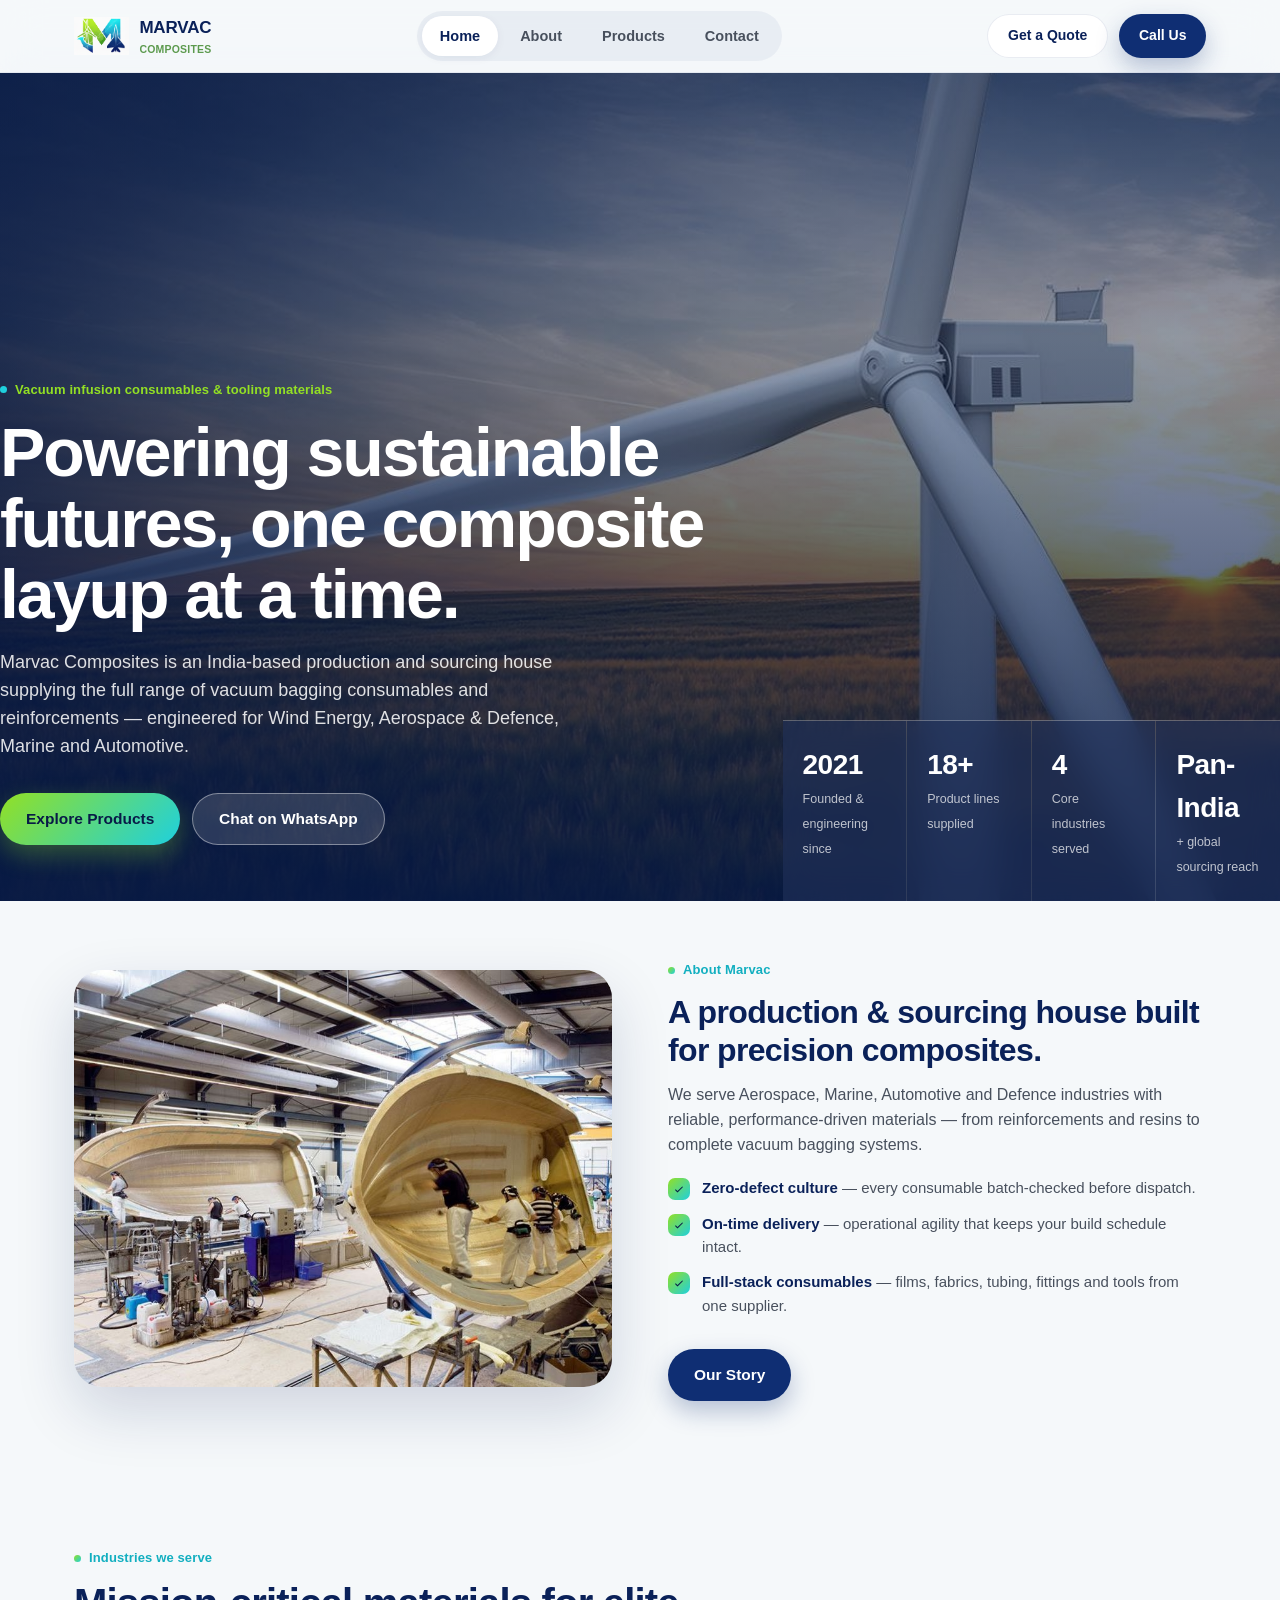
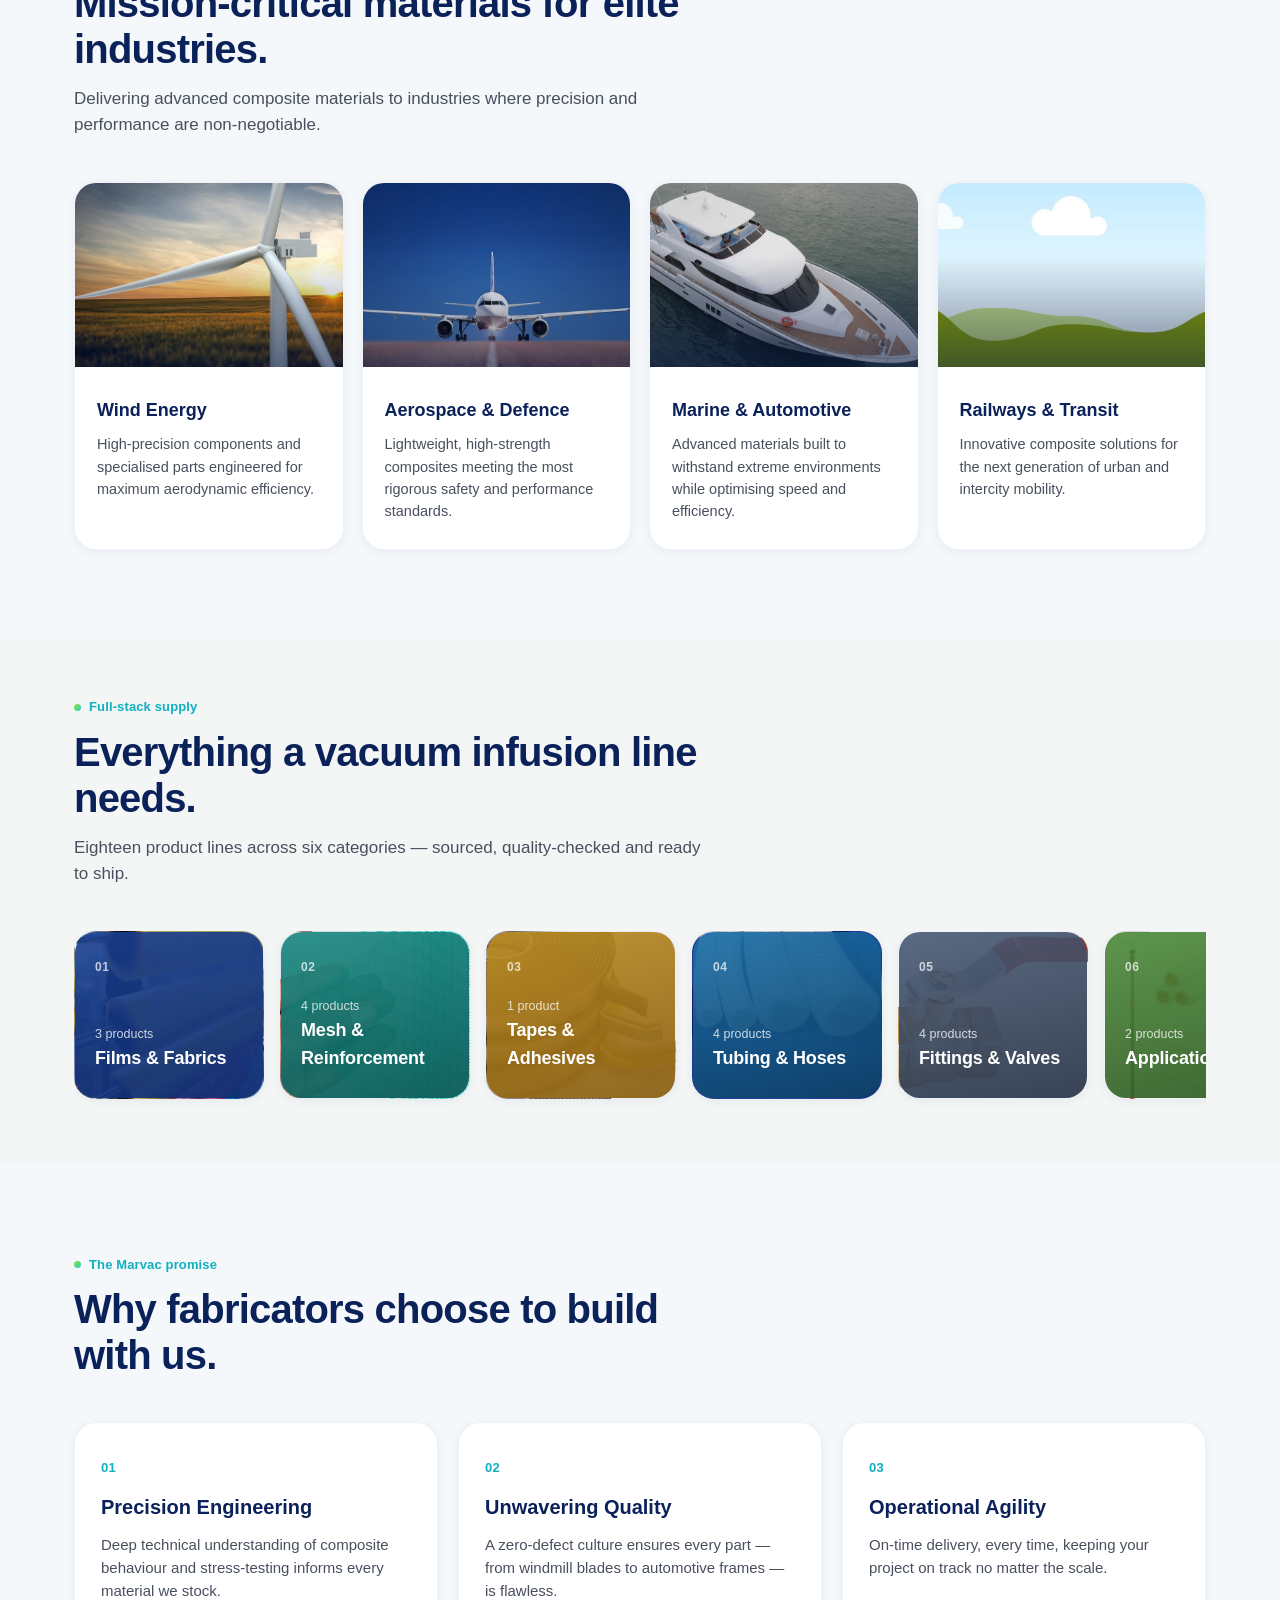
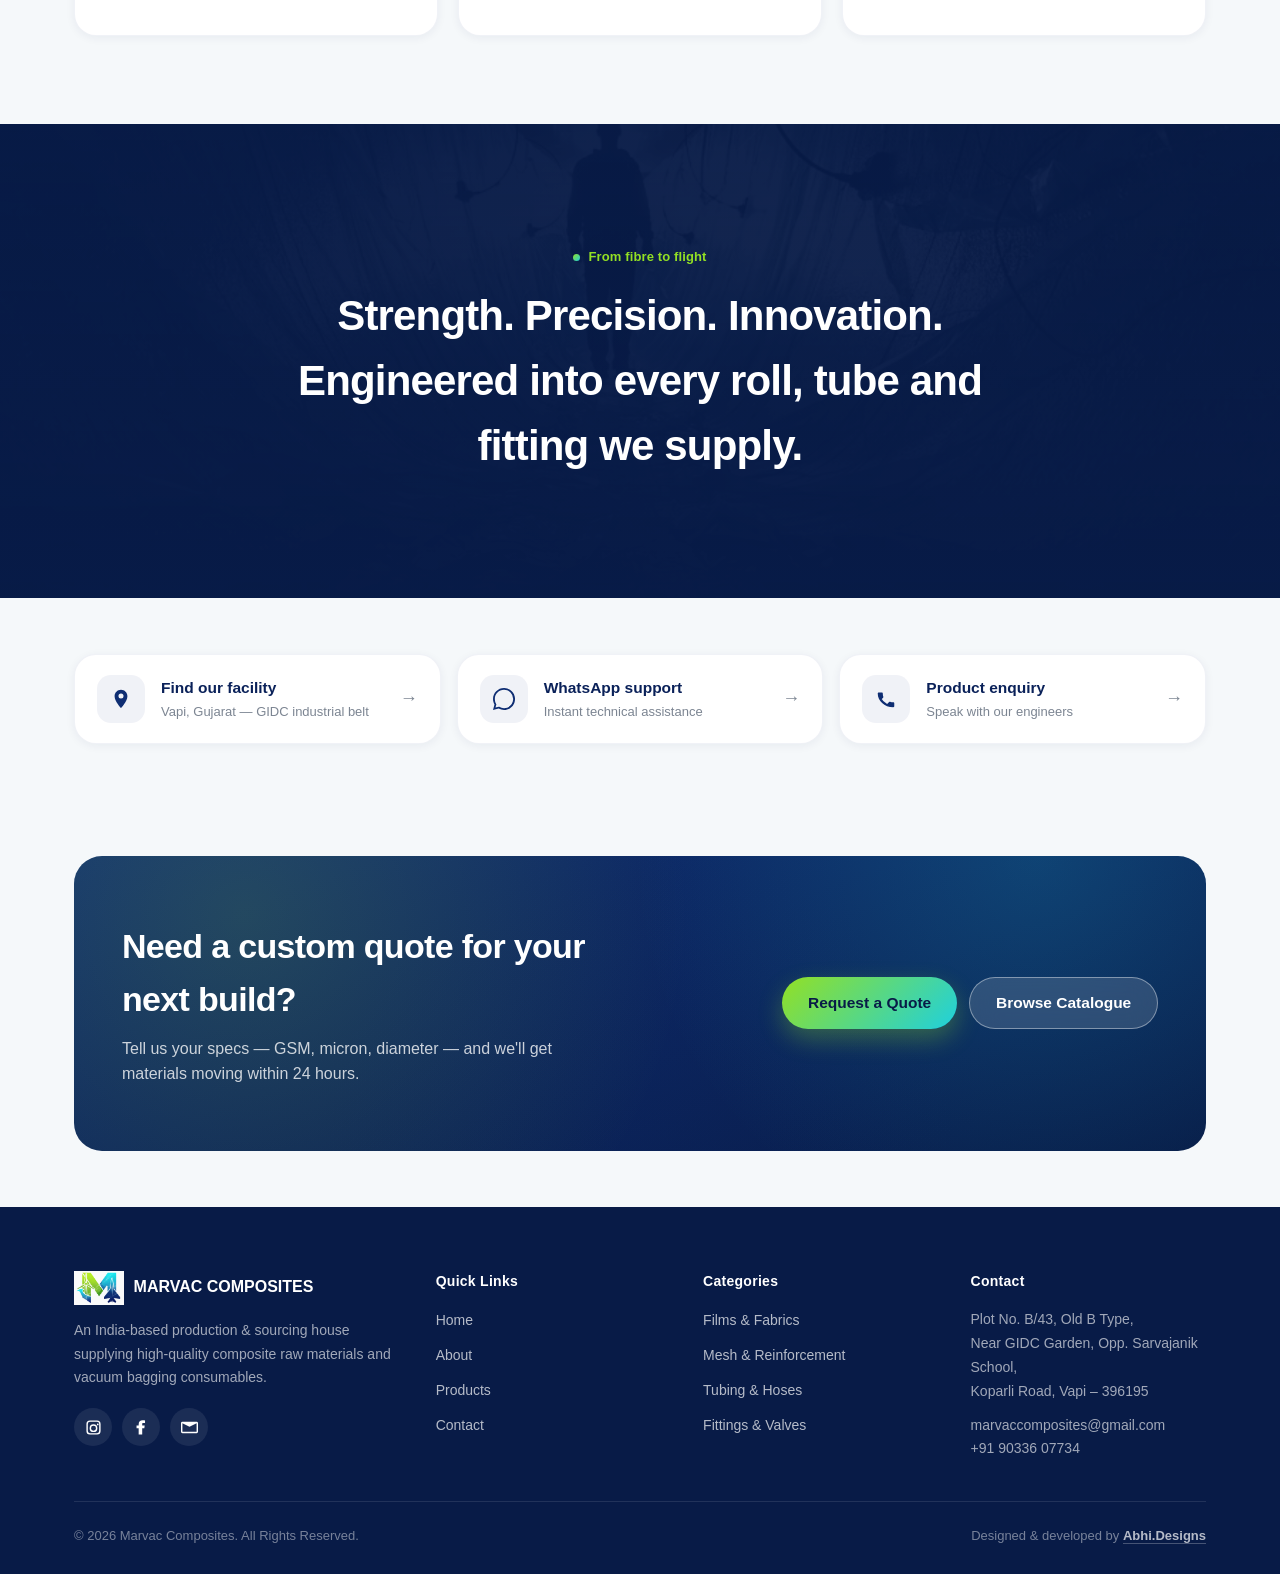
<file: index.html>
<!DOCTYPE html>
<html lang="en">
<head>
<meta charset="UTF-8">
<meta name="viewport" content="width=device-width, initial-scale=1.0">
<title>Marvac Composites | Powering Sustainable Futures</title>
<meta name="description" content="Marvac Composites supplies vacuum infusion consumables, tooling materials and composite reinforcements for Wind Energy, Aerospace & Defence, Marine, Automotive and Rail.">
<link rel="icon" href="images/logo-mark.png">
<link rel="stylesheet" href="css/style.css">
</head>
<body>

<!-- ================= HEADER ================= -->
<header class="site-header">
  <div class="wrap nav-row">
    <a href="index.html" class="brand">
      <img src="images/logo-mark.png" alt="Marvac Composites">
      <span>MARVAC<small>COMPOSITES</small></span>
    </a>

    <nav class="main-nav">
      <a href="index.html">Home</a>
      <a href="about.html">About</a>
      <a href="products.html">Products</a>
      <a href="contact.html">Contact</a>
    </nav>

    <div class="nav-actions">
      <a href="contact.html" class="btn btn--ghost btn--sm">Get a Quote</a>
      <a href="tel:+919033607734" class="btn btn--primary btn--sm">Call Us</a>
      <button class="nav-toggle" aria-label="Menu">
        <span class="bar bar1"></span>
        <span class="bar bar2"></span>
        <span class="bar bar3"></span>
      </button>
    </div>
  </div>

  <div class="mobile-panel">
    <a href="index.html">Home</a>
    <a href="about.html">About</a>
    <a href="products.html">Products</a>
    <a href="contact.html">Contact</a>
    <a href="tel:+919033607734" class="btn btn--primary btn--block">Call +91 90336 07734</a>
  </div>
</header>

<!-- ================= HERO ================= -->
<section class="hero">
  <div class="hero-media" style="background-image:url('images/hero/wind-hero.jpg');"></div>
  <div class="hero-content wrap">
    <span class="eyebrow">Vacuum infusion consumables &amp; tooling materials</span>
    <h1>Powering sustainable futures, one composite layup at a time.</h1>
    <p>Marvac Composites is an India-based production and sourcing house supplying the full range of vacuum bagging consumables and reinforcements — engineered for Wind Energy, Aerospace &amp; Defence, Marine and Automotive.</p>
    <div class="hero-cta">
      <a href="products.html" class="btn btn--eco">Explore Products</a>
      <a href="https://wa.me/+919033607734" target="_blank" class="btn btn--glass">Chat on WhatsApp</a>
    </div>
  </div>
  <div class="hero-stats reveal-group">
    <div class="hero-stat"><b data-count-to="2021" data-count-suffix="">2021</b><span>Founded &amp; engineering since</span></div>
    <div class="hero-stat"><b data-count-to="18" data-count-suffix="+">18+</b><span>Product lines supplied</span></div>
    <div class="hero-stat"><b data-count-to="4" data-count-suffix="">4</b><span>Core industries served</span></div>
    <div class="hero-stat"><b>Pan-India</b><span>+ global sourcing reach</span></div>
  </div>
</section>

<!-- ================= INTRO ================= -->
<section class="section--tight">
  <div class="wrap">
    <div class="story-row reveal">
      <div class="story-media">
        <img src="images/hero/workshop.jpg" alt="Composite hull fabrication workshop">
      </div>
      <div class="story-copy">
        <span class="eyebrow">About Marvac</span>
        <h2>A production &amp; sourcing house built for precision composites.</h2>
        <p>We serve Aerospace, Marine, Automotive and Defence industries with reliable, performance-driven materials — from reinforcements and resins to complete vacuum bagging systems.</p>
        <ul>
          <li><span class="dot"><svg viewBox="0 0 24 24"><path d="M9 16.2l-3.5-3.5L4 14.2 9 19.2 20 8.2l-1.5-1.4z"/></svg></span><div><strong>Zero-defect culture</strong> — every consumable batch-checked before dispatch.</div></li>
          <li><span class="dot"><svg viewBox="0 0 24 24"><path d="M9 16.2l-3.5-3.5L4 14.2 9 19.2 20 8.2l-1.5-1.4z"/></svg></span><div><strong>On-time delivery</strong> — operational agility that keeps your build schedule intact.</div></li>
          <li><span class="dot"><svg viewBox="0 0 24 24"><path d="M9 16.2l-3.5-3.5L4 14.2 9 19.2 20 8.2l-1.5-1.4z"/></svg></span><div><strong>Full-stack consumables</strong> — films, fabrics, tubing, fittings and tools from one supplier.</div></li>
        </ul>
        <div class="hero-cta">
          <a href="about.html" class="btn btn--primary">Our Story</a>
        </div>
      </div>
    </div>
  </div>
</section>

<!-- ================= INDUSTRIES ================= -->
<section class="section">
  <div class="wrap">
    <div class="section-head reveal">
      <span class="eyebrow">Industries we serve</span>
      <h2>Mission-critical materials for elite industries.</h2>
      <p>Delivering advanced composite materials to industries where precision and performance are non-negotiable.</p>
    </div>

    <div class="industry-grid reveal-group">
      <div class="card industry-tile">
        <div class="industry-photo">
          <img src="images/hero/wind-hero.jpg" alt="Wind turbine blade composite fabrication" loading="lazy">
        </div>
        <div class="industry-body">
          <h3>Wind Energy</h3>
          <p>High-precision components and specialised parts engineered for maximum aerodynamic efficiency.</p>
        </div>
      </div>

      <div class="card industry-tile">
        <div class="industry-photo">
          <img src="images/hero/plane.jpg" alt="Aerospace composite application" loading="lazy">
        </div>
        <div class="industry-body">
          <h3>Aerospace &amp; Defence</h3>
          <p>Lightweight, high-strength composites meeting the most rigorous safety and performance standards.</p>
        </div>
      </div>

      <div class="card industry-tile">
        <div class="industry-photo">
          <img src="images/hero/yacht.jpg" alt="Marine composite hull" loading="lazy">
        </div>
        <div class="industry-body">
          <h3>Marine &amp; Automotive</h3>
          <p>Advanced materials built to withstand extreme environments while optimising speed and efficiency.</p>
        </div>
      </div>

      <div class="card industry-tile">
        <div class="industry-photo">
          <img src="images/hero/workshop2.jpg" alt="Composite fabrication workshop" loading="lazy">
        </div>
        <div class="industry-body">
          <h3>Railways &amp; Transit</h3>
          <p>Innovative composite solutions for the next generation of urban and intercity mobility.</p>
        </div>
      </div>
    </div>
  </div>
</section>

<!-- ================= PRODUCT CATEGORIES ================= -->
<section class="section section--tight" style="background:var(--bg-warm);">
  <div class="wrap">
    <div class="section-head reveal">
      <span class="eyebrow">Full-stack supply</span>
      <h2>Everything a vacuum infusion line needs.</h2>
      <p>Eighteen product lines across six categories — sourced, quality-checked and ready to ship.</p>
    </div>

    <div class="cat-scroll reveal-group">
      <a href="products.html?cat=films" class="card cat-card" style="background-image:url('images/products/vacuum-bagging-film.jpg');">
        <span class="cat-num">01</span>
        <div><span class="count">3 products</span><h3>Films &amp; Fabrics</h3></div>
      </a>
      <a href="products.html?cat=mesh" class="card cat-card" style="background-image:url('images/products/infusion-mesh.jpg');">
        <span class="cat-num">02</span>
        <div><span class="count">4 products</span><h3>Mesh &amp; Reinforcement</h3></div>
      </a>
      <a href="products.html?cat=tapes" class="card cat-card" style="background-image:url('images/products/sealant-tape.jpg');">
        <span class="cat-num">03</span>
        <div><span class="count">1 product</span><h3>Tapes &amp; Adhesives</h3></div>
      </a>
      <a href="products.html?cat=tubing" class="card cat-card" style="background-image:url('images/products/braided-hose-pipe.jpg');">
        <span class="cat-num">04</span>
        <div><span class="count">4 products</span><h3>Tubing &amp; Hoses</h3></div>
      </a>
      <a href="products.html?cat=fittings" class="card cat-card" style="background-image:url('images/products/metal-ball-valve.jpg');">
        <span class="cat-num">05</span>
        <div><span class="count">4 products</span><h3>Fittings &amp; Valves</h3></div>
      </a>
      <a href="products.html?cat=tools" class="card cat-card" style="background-image:url('images/products/paint-rollers.jpg');">
        <span class="cat-num">06</span>
        <div><span class="count">2 products</span><h3>Application Tools</h3></div>
      </a>
    </div>
  </div>
</section>

<!-- ================= PROCESS BANNER ================= -->
<section class="section">
  <div class="wrap">
    <div class="section-head reveal">
      <span class="eyebrow">The Marvac promise</span>
      <h2>Why fabricators choose to build with us.</h2>
    </div>
    <div class="pillar-grid reveal-group">
      <div class="card pillar">
        <span class="pillar-index">01</span>
        <h3>Precision Engineering</h3>
        <p>Deep technical understanding of composite behaviour and stress-testing informs every material we stock.</p>
      </div>
      <div class="card pillar">
        <span class="pillar-index">02</span>
        <h3>Unwavering Quality</h3>
        <p>A zero-defect culture ensures every part — from windmill blades to automotive frames — is flawless.</p>
      </div>
      <div class="card pillar">
        <span class="pillar-index">03</span>
        <h3>Operational Agility</h3>
        <p>On-time delivery, every time, keeping your project on track no matter the scale.</p>
      </div>
    </div>
  </div>
</section>

<!-- ================= FULL-BLEED QUOTE BANNER ================= -->
<section style="position:relative; padding:120px 0; overflow:hidden; background:var(--navy-3);">
  <div class="hero-media" style="background-image:url('images/hero/vacuum-drama.jpg'); opacity:0.4;"></div>
  <div style="position:absolute; inset:0; background:linear-gradient(180deg, rgba(8,27,71,0.75), rgba(8,27,71,0.92));"></div>
  <div class="wrap reveal" style="position:relative; z-index:2; text-align:center;">
    <span class="eyebrow" style="justify-content:center; color:var(--lime);">From fibre to flight</span>
    <h2 style="color:#fff; font-size:clamp(26px,4vw,42px); font-weight:800; letter-spacing:-0.02em; max-width:720px; margin:14px auto 0;">Strength. Precision. Innovation. Engineered into every roll, tube and fitting we supply.</h2>
  </div>
</section>

<!-- ================= QUICK ACTIONS ================= -->
<section class="section--tight">
  <div class="wrap">
    <div class="quick-grid reveal-group">
      <a href="https://www.google.com/maps/search/?api=1&query=PLOT+NO+B/43+OLD+B+TYPE+NEAR+GIDC+GARDEN+Vapi+396195" target="_blank" class="card quick-card">
        <div class="qi"><svg viewBox="0 0 24 24"><path d="M12 2C8.13 2 5 5.13 5 9c0 5.25 7 13 7 13s7-7.75 7-13c0-3.87-3.13-7-7-7zm0 9.5A2.5 2.5 0 1 1 12 6a2.5 2.5 0 0 1 0 5.5z"/></svg></div>
        <div><h4>Find our facility</h4><p>Vapi, Gujarat — GIDC industrial belt</p></div>
        <div class="qarrow">→</div>
      </a>
      <a href="https://wa.me/+919033607734" target="_blank" class="card quick-card">
        <div class="qi"><svg viewBox="0 0 24 24"><path d="M20.52 3.48A11.8 11.8 0 0 0 12.02 0C5.39 0 .02 5.37.02 12c0 2.11.55 4.17 1.6 5.99L0 24l6.18-1.61A11.94 11.94 0 0 0 12.02 24c6.63 0 12-5.37 12-12 0-3.2-1.25-6.22-3.5-8.52zM12.02 22c-1.85 0-3.66-.5-5.24-1.44l-.38-.22-3.67.96.98-3.58-.25-.37A9.94 9.94 0 0 1 2.02 12c0-5.52 4.48-10 10-10 2.67 0 5.18 1.04 7.07 2.93A9.93 9.93 0 0 1 22.02 12c0 5.52-4.48 10-10 10z"/></svg></div>
        <div><h4>WhatsApp support</h4><p>Instant technical assistance</p></div>
        <div class="qarrow">→</div>
      </a>
      <a href="tel:+919033607734" class="card quick-card">
        <div class="qi"><svg viewBox="0 0 24 24"><path d="M6.62 10.79a15.54 15.54 0 0 0 6.59 6.59l2.2-2.2c.27-.27.67-.36 1.02-.24a11.36 11.36 0 0 0 3.58.57c.56 0 1.01.45 1.01 1.01v3.48c0 .56-.45 1.01-1.01 1.01C10.07 21.01 2.99 13.93 2.99 5.99c0-.56.45-1.01 1.01-1.01h3.49c.56 0 1.01.45 1.01 1.01 0 1.25.21 2.46.57 3.58.11.35.03.74-.25 1.02l-2.2 2.2z"/></svg></div>
        <div><h4>Product enquiry</h4><p>Speak with our engineers</p></div>
        <div class="qarrow">→</div>
      </a>
    </div>
  </div>
</section>

<!-- ================= CTA BANNER ================= -->
<section class="section--tight">
  <div class="wrap">
    <div class="banner reveal">
      <div class="banner-row">
        <div>
          <h2>Need a custom quote for your next build?</h2>
          <p>Tell us your specs — GSM, micron, diameter — and we'll get materials moving within 24 hours.</p>
        </div>
        <div class="btn-group">
          <a href="contact.html" class="btn btn--eco">Request a Quote</a>
          <a href="products.html" class="btn btn--glass">Browse Catalogue</a>
        </div>
      </div>
    </div>
  </div>
</section>

<!-- ================= FOOTER ================= -->
<footer class="site-footer">
  <div class="wrap">
    <div class="footer-grid">
      <div>
        <div class="footer-brand">
          <img src="images/logo-mark.png" alt="Marvac Composites">
          <b>MARVAC COMPOSITES</b>
        </div>
        <p>An India-based production &amp; sourcing house supplying high-quality composite raw materials and vacuum bagging consumables.</p>
        <div class="footer-socials">
          <a href="https://www.instagram.com/marvac_composites?igsh=MXlsejM3eTQyZnpo&utm_source=qr" target="_blank" aria-label="Instagram">
            <svg viewBox="0 0 24 24"><path d="M7 2h10a5 5 0 0 1 5 5v10a5 5 0 0 1-5 5H7a5 5 0 0 1-5-5V7a5 5 0 0 1 5-5zm10 2H7a3 3 0 0 0-3 3v10a3 3 0 0 0 3 3h10a3 3 0 0 0 3-3V7a3 3 0 0 0-3-3zm-5 3.5a5.5 5.5 0 1 1 0 11a5.5 5.5 0 0 1 0-11zm0 2a3.5 3.5 0 1 0 0 7a3.5 3.5 0 0 0 0-7zM18 6.5a1.2 1.2 0 1 1 0 2.4a1.2 1.2 0 0 1 0-2.4z"/></svg>
          </a>
          <a href="javascript:void(0);" onclick="showUnavailable();" aria-label="Facebook">
            <svg viewBox="0 0 24 24"><path d="M13 22v-9h3l.5-4h-3.5V7c0-1 .3-1.5 1.6-1.5H17V2.1c-.7-.1-2-.2-3.4-.2-3.4 0-5.6 2-5.6 5.8V9H5v4h3v9h5z"/></svg>
          </a>
          <a href="mailto:marvaccomposites@gmail.com" aria-label="Email">
            <svg viewBox="0 0 24 24"><path d="M2 4h20a2 2 0 0 1 2 2v12a2 2 0 0 1-2 2H2a2 2 0 0 1-2-2V6a2 2 0 0 1 2-2zm10 7L2 6v12h20V6l-10 5z"/></svg>
          </a>
        </div>
      </div>

      <div>
        <h3>Quick Links</h3>
        <ul>
          <li><a href="index.html">Home</a></li>
          <li><a href="about.html">About</a></li>
          <li><a href="products.html">Products</a></li>
          <li><a href="contact.html">Contact</a></li>
        </ul>
      </div>

      <div>
        <h3>Categories</h3>
        <ul>
          <li><a href="products.html?cat=films">Films &amp; Fabrics</a></li>
          <li><a href="products.html?cat=mesh">Mesh &amp; Reinforcement</a></li>
          <li><a href="products.html?cat=tubing">Tubing &amp; Hoses</a></li>
          <li><a href="products.html?cat=fittings">Fittings &amp; Valves</a></li>
        </ul>
      </div>

      <div>
        <h3>Contact</h3>
        <p>Plot No. B/43, Old B Type,<br>Near GIDC Garden, Opp. Sarvajanik School,<br>Koparli Road, Vapi – 396195</p>
        <p style="margin-top:10px;">marvaccomposites@gmail.com<br>+91 90336 07734</p>
      </div>
    </div>

    <div class="footer-bottom">
      <span>© 2026 Marvac Composites. All Rights Reserved.</span>
      <span>Designed &amp; developed by <a href="https://www.instagram.com/abhi.designs__?stkn=bXA2N2dhbTc1cnNr" target="_blank" rel="noopener" class="credit-link">Abhi.Designs</a></span>
    </div>
  </div>
</footer>

<a href="https://wa.me/+919033607734?text=Hello%20Marvac%20Composites,%20I%20visited%20your%20website%20and%20I%20am%20interested%20in%20your%20products.%20Please%20share%20more%20details%20and%20pricing." class="wa-float" target="_blank" aria-label="WhatsApp">
  <svg viewBox="0 0 32 32" width="26" height="26" fill="#fff"><path d="M16 0C7.164 0 0 6.99 0 15.61c0 2.75.73 5.31 2.02 7.54L0 32l9.1-1.96A16.2 16.2 0 0 0 16 31.22c8.84 0 16-6.99 16-15.61C32 6.99 24.84 0 16 0zm0 28.44c-2.47 0-4.77-.7-6.71-1.9l-.48-.3-5.4 1.16 1.15-5.24-.32-.52a12.9 12.9 0 0 1-2-6.03c0-7.07 5.92-12.83 13.76-12.83 7.59 0 13.76 5.76 13.76 12.83 0 7.07-6.17 12.83-13.76 12.83zm7.58-9.53c-.42-.21-2.48-1.2-2.87-1.34-.38-.14-.66-.21-.94.21-.27.42-1.08 1.34-1.32 1.62-.24.28-.48.31-.9.1-.42-.21-1.76-.64-3.35-2.04-1.24-1.08-2.07-2.41-2.31-2.83-.24-.42-.02-.64.18-.85.19-.19.42-.48.63-.72.21-.24.28-.42.42-.7.14-.28.07-.52-.03-.73-.1-.21-.94-2.21-1.29-3.03-.34-.81-.69-.7-.94-.71h-.8c-.28 0-.73.1-1.11.52-.38.42-1.46 1.41-1.46 3.43s1.5 3.98 1.71 4.26c.21.28 2.95 4.43 7.15 6.22 1 .43 1.78.69 2.39.88 1 .31 1.9.27 2.62.16.8-.12 2.48-1 2.83-1.97.35-.97.35-1.8.24-1.97-.1-.17-.38-.28-.8-.48z"/></svg>
</a>
<button id="topBtn" class="top-btn" aria-label="Back to top">↑</button>

<div class="mobile-actionbar">
  <a href="tel:+919033607734" class="ab-btn ab-outline">
    <svg viewBox="0 0 24 24"><path d="M6.6 10.8c1.4 2.8 3.8 5.1 6.6 6.6l2.2-2.2c.3-.3.7-.4 1-.2 1.1.4 2.3.6 3.6.6.6 0 1 .4 1 1V20c0 .6-.4 1-1 1C10.5 21 3 13.5 3 4c0-.6.4-1 1-1h3.5c.6 0 1 .4 1 1 0 1.3.2 2.5.6 3.6.1.4 0 .8-.2 1l-2.3 2.2z"/></svg>
    <span>Call</span>
  </a>
  <a href="https://wa.me/+919033607734?text=Hello%20Marvac%20Composites,%20I%20visited%20your%20website%20and%20I%20am%20interested%20in%20your%20products.%20Please%20share%20more%20details%20and%20pricing." class="ab-btn ab-outline" target="_blank">
    <svg viewBox="0 0 32 32" fill="currentColor"><path d="M16 0C7.164 0 0 6.99 0 15.61c0 2.75.73 5.31 2.02 7.54L0 32l9.1-1.96A16.2 16.2 0 0 0 16 31.22c8.84 0 16-6.99 16-15.61C32 6.99 24.84 0 16 0zm0 28.44c-2.47 0-4.77-.7-6.71-1.9l-.48-.3-5.4 1.16 1.15-5.24-.32-.52a12.9 12.9 0 0 1-2-6.03c0-7.07 5.92-12.83 13.76-12.83 7.59 0 13.76 5.76 13.76 12.83 0 7.07-6.17 12.83-13.76 12.83zm7.58-9.53c-.42-.21-2.48-1.2-2.87-1.34-.38-.14-.66-.21-.94.21-.27.42-1.08 1.34-1.32 1.62-.24.28-.48.31-.9.1-.42-.21-1.76-.64-3.35-2.04-1.24-1.08-2.07-2.41-2.31-2.83-.24-.42-.02-.64.18-.85.19-.19.42-.48.63-.72.21-.24.28-.42.42-.7.14-.28.07-.52-.03-.73-.1-.21-.94-2.21-1.29-3.03-.34-.81-.69-.7-.94-.71h-.8c-.28 0-.73.1-1.11.52-.38.42-1.46 1.41-1.46 3.43s1.5 3.98 1.71 4.26c.21.28 2.95 4.43 7.15 6.22 1 .43 1.78.69 2.39.88 1 .31 1.9.27 2.62.16.8-.12 2.48-1 2.83-1.97.35-.97.35-1.8.24-1.97-.1-.17-.38-.28-.8-.48z"/></svg>
    <span>WhatsApp</span>
  </a>
  <a href="contact.html" class="ab-btn ab-primary">Get a Quote</a>
</div>

<script src="js/main.js"></script>
</body>
</html>
</file>
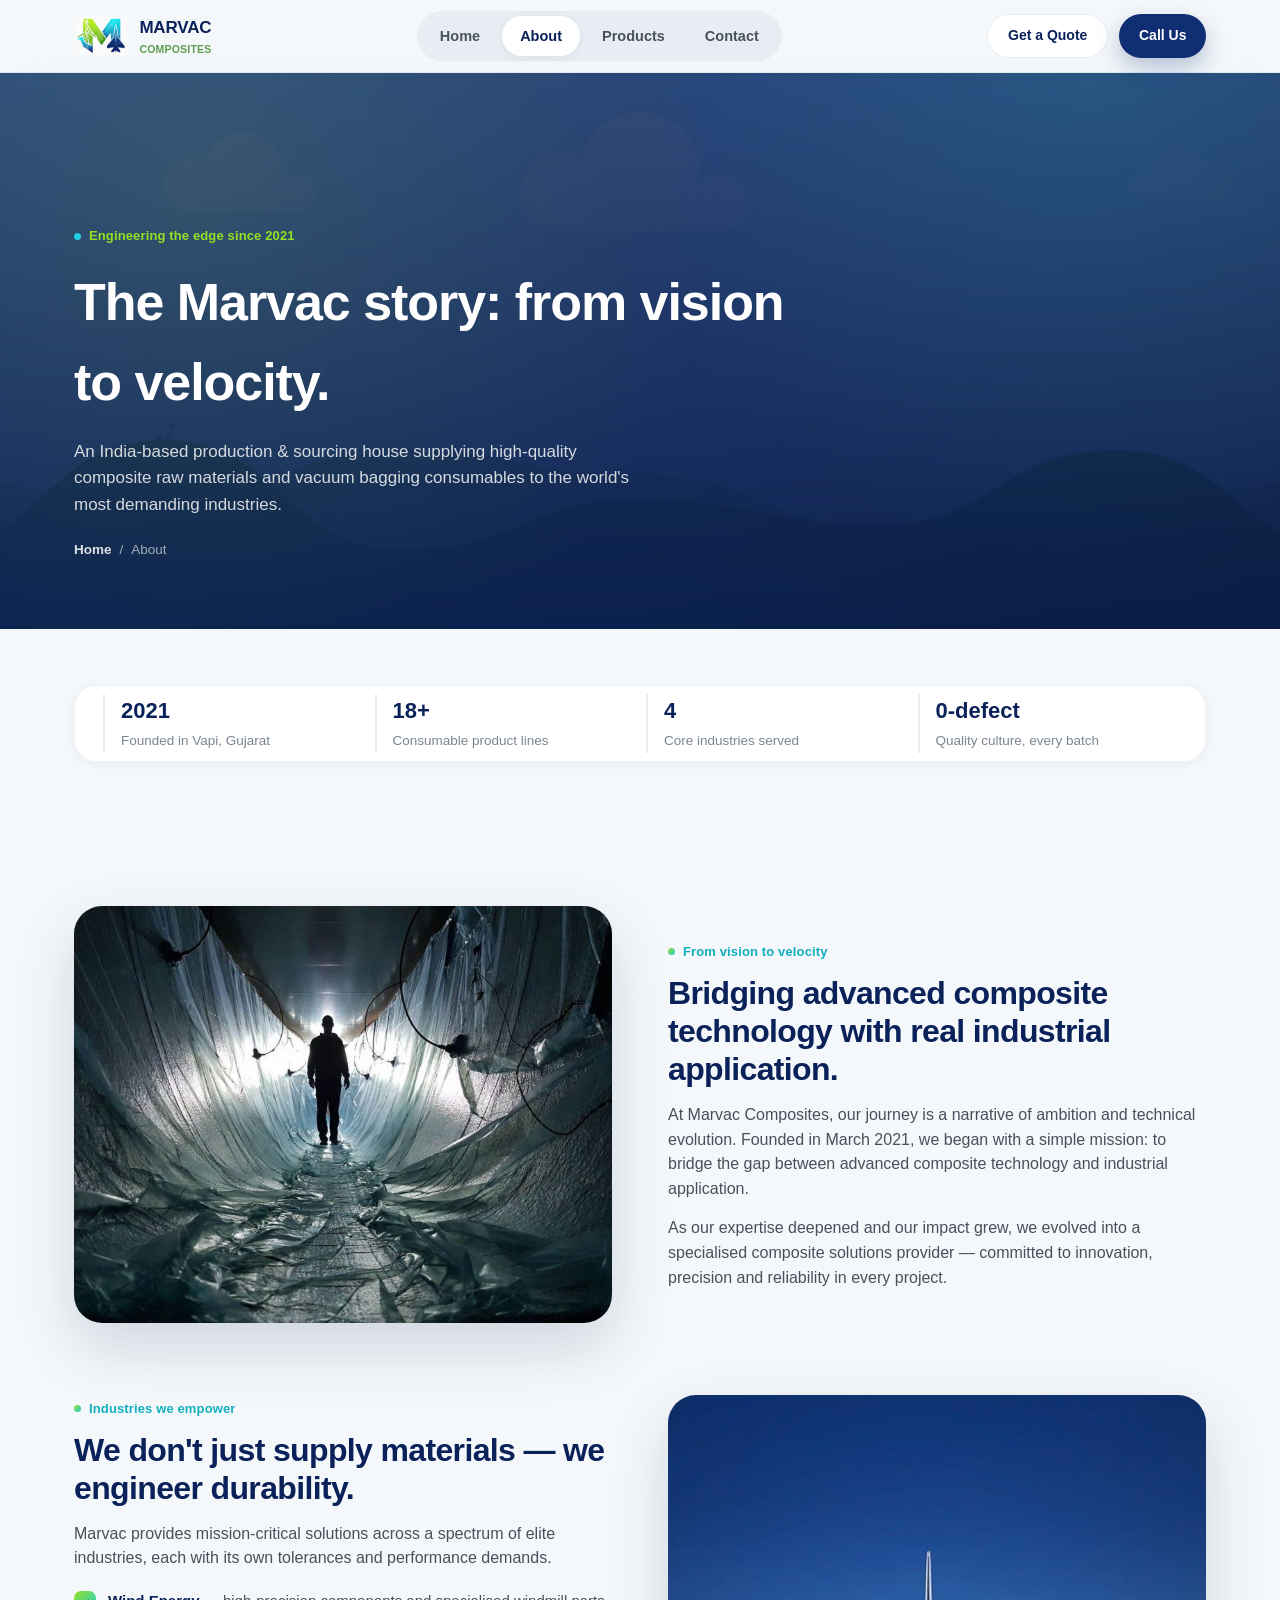
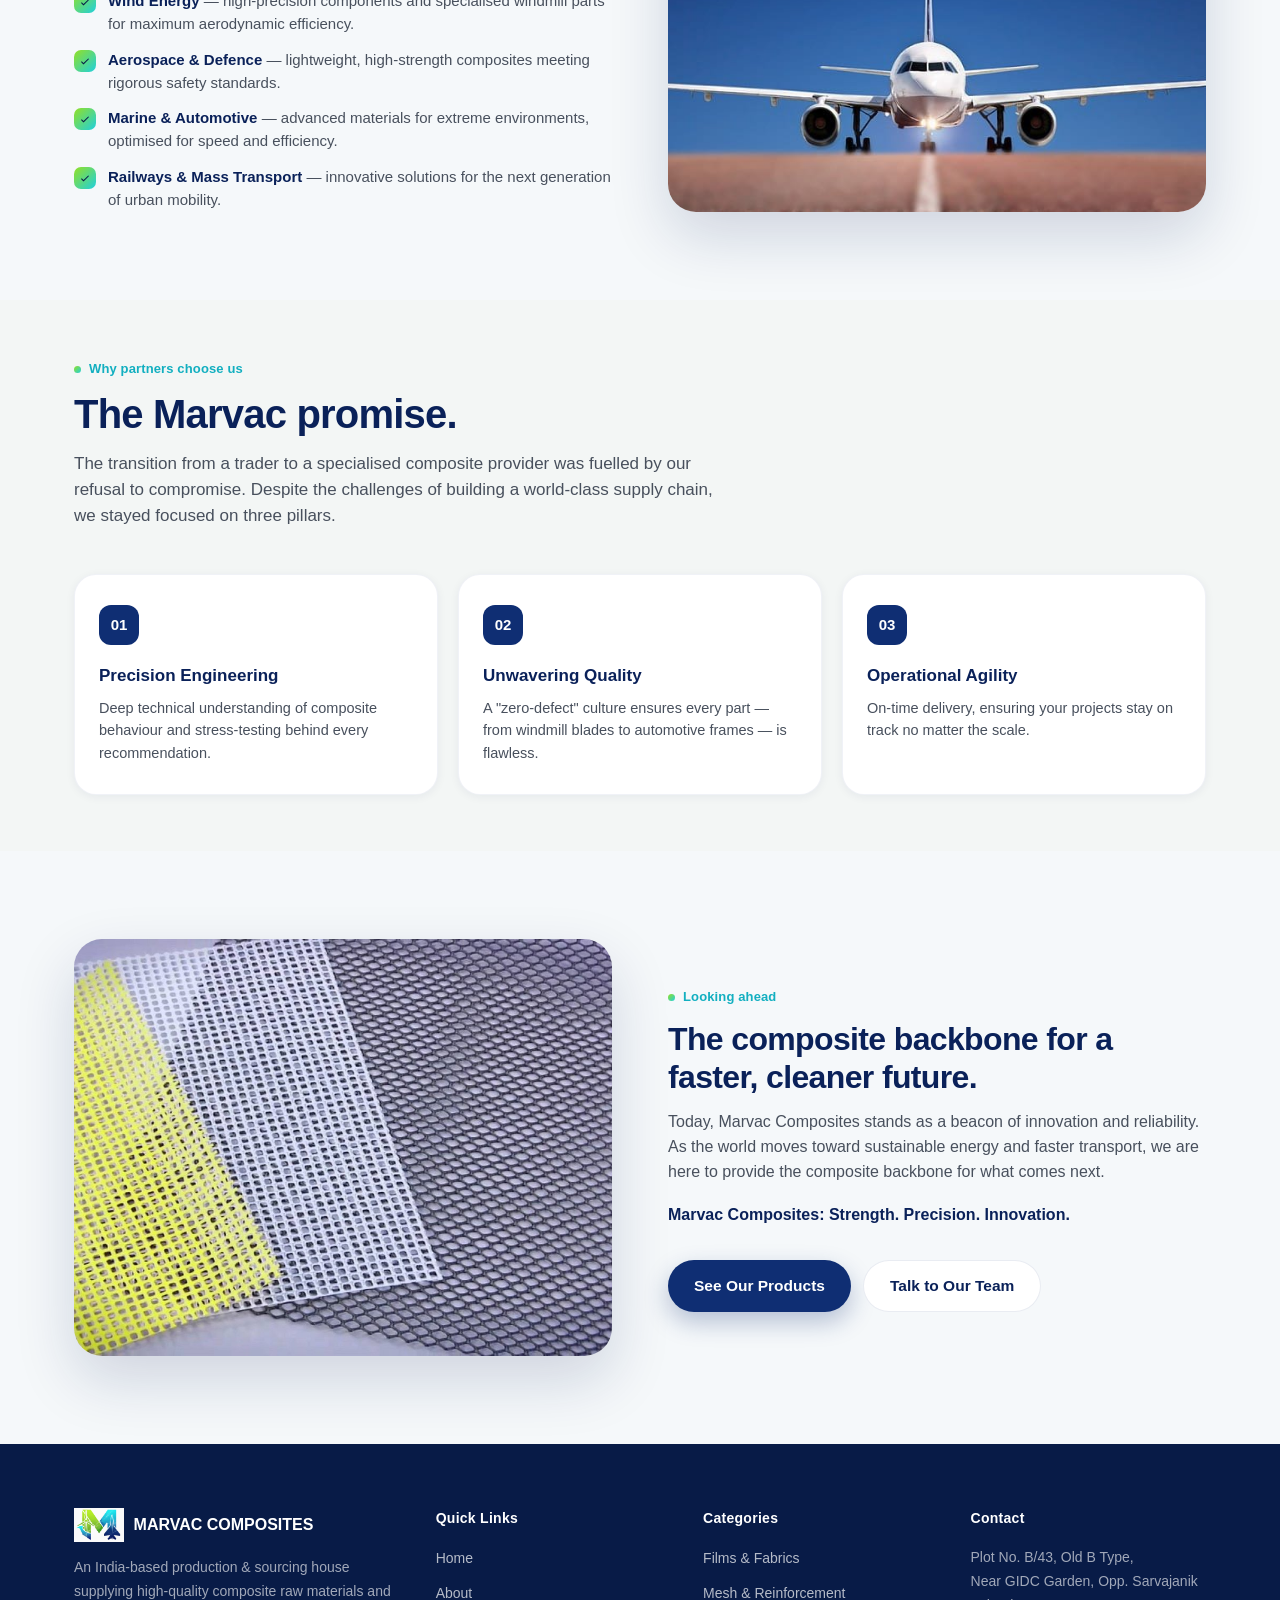
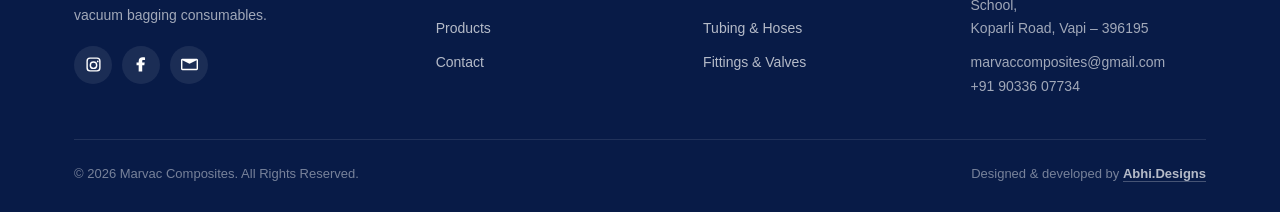
<file: about.html>
<!DOCTYPE html>
<html lang="en">
<head>
<meta charset="UTF-8">
<meta name="viewport" content="width=device-width, initial-scale=1.0">
<title>About | Marvac Composites</title>
<meta name="description" content="Founded in 2021, Marvac Composites engineers vacuum infusion consumables for Wind Energy, Aerospace & Defence, Marine, Automotive and Rail industries.">
<link rel="icon" href="images/logo-mark.png">
<link rel="stylesheet" href="css/style.css">
</head>
<body>

<!-- ================= HEADER ================= -->
<header class="site-header">
  <div class="wrap nav-row">
    <a href="index.html" class="brand">
      <img src="images/logo-mark.png" alt="Marvac Composites">
      <span>MARVAC<small>COMPOSITES</small></span>
    </a>
    <nav class="main-nav">
      <a href="index.html">Home</a>
      <a href="about.html">About</a>
      <a href="products.html">Products</a>
      <a href="contact.html">Contact</a>
    </nav>
    <div class="nav-actions">
      <a href="contact.html" class="btn btn--ghost btn--sm">Get a Quote</a>
      <a href="tel:+919033607734" class="btn btn--primary btn--sm">Call Us</a>
      <button class="nav-toggle" aria-label="Menu">
        <span class="bar bar1"></span>
        <span class="bar bar2"></span>
        <span class="bar bar3"></span>
      </button>
    </div>
  </div>
  <div class="mobile-panel">
    <a href="index.html">Home</a>
    <a href="about.html">About</a>
    <a href="products.html">Products</a>
    <a href="contact.html">Contact</a>
    <a href="tel:+919033607734" class="btn btn--primary btn--block">Call +91 90336 07734</a>
  </div>
</header>

<!-- ================= PAGE HERO ================= -->
<section class="page-hero">
  <div class="page-hero-media" style="background-image:url('images/hero/workshop2.jpg');"></div>
  <div class="wrap">
    <span class="eyebrow">Engineering the edge since 2021</span>
    <h1>The Marvac story: from vision to velocity.</h1>
    <p>An India-based production &amp; sourcing house supplying high-quality composite raw materials and vacuum bagging consumables to the world's most demanding industries.</p>
    <div class="breadcrumb"><a href="index.html">Home</a> / <span>About</span></div>
  </div>
</section>

<!-- ================= TIMELINE STRIP ================= -->
<section class="section--tight">
  <div class="wrap">
    <div class="card timeline-strip reveal-group" style="padding:8px 28px;">
      <div class="timeline-item"><b data-count-to="2021">2021</b><span>Founded in Vapi, Gujarat</span></div>
      <div class="timeline-item"><b data-count-to="18" data-count-suffix="+">18+</b><span>Consumable product lines</span></div>
      <div class="timeline-item"><b data-count-to="4">4</b><span>Core industries served</span></div>
      <div class="timeline-item"><b>0-defect</b><span>Quality culture, every batch</span></div>
    </div>
  </div>
</section>

<!-- ================= STORY: VISION TO VELOCITY ================= -->
<section class="section">
  <div class="wrap">
    <div class="story-row reveal">
      <div class="story-media">
        <img src="images/hero/vacuum-drama.jpg" alt="Vacuum infusion process in progress">
      </div>
      <div class="story-copy">
        <span class="eyebrow">From vision to velocity</span>
        <h2>Bridging advanced composite technology with real industrial application.</h2>
        <p>At Marvac Composites, our journey is a narrative of ambition and technical evolution. Founded in March 2021, we began with a simple mission: to bridge the gap between advanced composite technology and industrial application.</p>
        <p>As our expertise deepened and our impact grew, we evolved into a specialised composite solutions provider — committed to innovation, precision and reliability in every project.</p>
      </div>
    </div>

    <!-- ================= STORY: INDUSTRIES WE EMPOWER ================= -->
    <div class="story-row reverse reveal">
      <div class="story-media">
        <img src="images/hero/plane.jpg" alt="Aerospace composite application">
      </div>
      <div class="story-copy">
        <span class="eyebrow">Industries we empower</span>
        <h2>We don't just supply materials — we engineer durability.</h2>
        <p>Marvac provides mission-critical solutions across a spectrum of elite industries, each with its own tolerances and performance demands.</p>
        <ul>
          <li><span class="dot"><svg viewBox="0 0 24 24"><path d="M9 16.2l-3.5-3.5L4 14.2 9 19.2 20 8.2l-1.5-1.4z"/></svg></span><div><strong>Wind Energy</strong> — high-precision components and specialised windmill parts for maximum aerodynamic efficiency.</div></li>
          <li><span class="dot"><svg viewBox="0 0 24 24"><path d="M9 16.2l-3.5-3.5L4 14.2 9 19.2 20 8.2l-1.5-1.4z"/></svg></span><div><strong>Aerospace &amp; Defence</strong> — lightweight, high-strength composites meeting rigorous safety standards.</div></li>
          <li><span class="dot"><svg viewBox="0 0 24 24"><path d="M9 16.2l-3.5-3.5L4 14.2 9 19.2 20 8.2l-1.5-1.4z"/></svg></span><div><strong>Marine &amp; Automotive</strong> — advanced materials for extreme environments, optimised for speed and efficiency.</div></li>
          <li><span class="dot"><svg viewBox="0 0 24 24"><path d="M9 16.2l-3.5-3.5L4 14.2 9 19.2 20 8.2l-1.5-1.4z"/></svg></span><div><strong>Railways &amp; Mass Transport</strong> — innovative solutions for the next generation of urban mobility.</div></li>
        </ul>
      </div>
    </div>
  </div>
</section>

<!-- ================= THE MARVAC PROMISE ================= -->
<section class="section section--tight" style="background:var(--bg-warm);">
  <div class="wrap">
    <div class="section-head reveal">
      <span class="eyebrow">Why partners choose us</span>
      <h2>The Marvac promise.</h2>
      <p>The transition from a trader to a specialised composite provider was fuelled by our refusal to compromise. Despite the challenges of building a world-class supply chain, we stayed focused on three pillars.</p>
    </div>
    <div class="promise-grid reveal-group">
      <div class="card promise-card">
        <div class="num">01</div>
        <h3>Precision Engineering</h3>
        <p>Deep technical understanding of composite behaviour and stress-testing behind every recommendation.</p>
      </div>
      <div class="card promise-card">
        <div class="num">02</div>
        <h3>Unwavering Quality</h3>
        <p>A "zero-defect" culture ensures every part — from windmill blades to automotive frames — is flawless.</p>
      </div>
      <div class="card promise-card">
        <div class="num">03</div>
        <h3>Operational Agility</h3>
        <p>On-time delivery, ensuring your projects stay on track no matter the scale.</p>
      </div>
    </div>
  </div>
</section>

<!-- ================= LOOKING AHEAD ================= -->
<section class="section">
  <div class="wrap">
    <div class="story-row reveal">
      <div class="story-media">
        <img src="images/hero/knitted-swatches.jpg" alt="Composite reinforcement material swatches">
      </div>
      <div class="story-copy">
        <span class="eyebrow">Looking ahead</span>
        <h2>The composite backbone for a faster, cleaner future.</h2>
        <p>Today, Marvac Composites stands as a beacon of innovation and reliability. As the world moves toward sustainable energy and faster transport, we are here to provide the composite backbone for what comes next.</p>
        <p style="font-weight:700; color:var(--navy-2); margin-top:18px;">Marvac Composites: Strength. Precision. Innovation.</p>
        <div class="hero-cta">
          <a href="products.html" class="btn btn--primary">See Our Products</a>
          <a href="contact.html" class="btn btn--ghost">Talk to Our Team</a>
        </div>
      </div>
    </div>
  </div>
</section>

<!-- ================= FOOTER ================= -->
<footer class="site-footer">
  <div class="wrap">
    <div class="footer-grid">
      <div>
        <div class="footer-brand">
          <img src="images/logo-mark.png" alt="Marvac Composites">
          <b>MARVAC COMPOSITES</b>
        </div>
        <p>An India-based production &amp; sourcing house supplying high-quality composite raw materials and vacuum bagging consumables.</p>
        <div class="footer-socials">
          <a href="https://www.instagram.com/marvac_composites?igsh=MXlsejM3eTQyZnpo&utm_source=qr" target="_blank" aria-label="Instagram">
            <svg viewBox="0 0 24 24"><path d="M7 2h10a5 5 0 0 1 5 5v10a5 5 0 0 1-5 5H7a5 5 0 0 1-5-5V7a5 5 0 0 1 5-5zm10 2H7a3 3 0 0 0-3 3v10a3 3 0 0 0 3 3h10a3 3 0 0 0 3-3V7a3 3 0 0 0-3-3zm-5 3.5a5.5 5.5 0 1 1 0 11a5.5 5.5 0 0 1 0-11zm0 2a3.5 3.5 0 1 0 0 7a3.5 3.5 0 0 0 0-7zM18 6.5a1.2 1.2 0 1 1 0 2.4a1.2 1.2 0 0 1 0-2.4z"/></svg>
          </a>
          <a href="javascript:void(0);" onclick="showUnavailable();" aria-label="Facebook">
            <svg viewBox="0 0 24 24"><path d="M13 22v-9h3l.5-4h-3.5V7c0-1 .3-1.5 1.6-1.5H17V2.1c-.7-.1-2-.2-3.4-.2-3.4 0-5.6 2-5.6 5.8V9H5v4h3v9h5z"/></svg>
          </a>
          <a href="mailto:marvaccomposites@gmail.com" aria-label="Email">
            <svg viewBox="0 0 24 24"><path d="M2 4h20a2 2 0 0 1 2 2v12a2 2 0 0 1-2 2H2a2 2 0 0 1-2-2V6a2 2 0 0 1 2-2zm10 7L2 6v12h20V6l-10 5z"/></svg>
          </a>
        </div>
      </div>
      <div>
        <h3>Quick Links</h3>
        <ul>
          <li><a href="index.html">Home</a></li>
          <li><a href="about.html">About</a></li>
          <li><a href="products.html">Products</a></li>
          <li><a href="contact.html">Contact</a></li>
        </ul>
      </div>
      <div>
        <h3>Categories</h3>
        <ul>
          <li><a href="products.html?cat=films">Films &amp; Fabrics</a></li>
          <li><a href="products.html?cat=mesh">Mesh &amp; Reinforcement</a></li>
          <li><a href="products.html?cat=tubing">Tubing &amp; Hoses</a></li>
          <li><a href="products.html?cat=fittings">Fittings &amp; Valves</a></li>
        </ul>
      </div>
      <div>
        <h3>Contact</h3>
        <p>Plot No. B/43, Old B Type,<br>Near GIDC Garden, Opp. Sarvajanik School,<br>Koparli Road, Vapi – 396195</p>
        <p style="margin-top:10px;">marvaccomposites@gmail.com<br>+91 90336 07734</p>
      </div>
    </div>
    <div class="footer-bottom">
      <span>© 2026 Marvac Composites. All Rights Reserved.</span>
      <span>Designed &amp; developed by <a href="https://www.instagram.com/abhi.designs__?stkn=bXA2N2dhbTc1cnNr" target="_blank" rel="noopener" class="credit-link">Abhi.Designs</a></span>
    </div>
  </div>
</footer>

<a href="https://wa.me/+919033607734" target="_blank" class="wa-float" aria-label="WhatsApp">
  <svg viewBox="0 0 32 32" width="26" height="26" fill="#fff"><path d="M16 0C7.164 0 0 6.99 0 15.61c0 2.75.73 5.31 2.02 7.54L0 32l9.1-1.96A16.2 16.2 0 0 0 16 31.22c8.84 0 16-6.99 16-15.61C32 6.99 24.84 0 16 0zm0 28.44c-2.47 0-4.77-.7-6.71-1.9l-.48-.3-5.4 1.16 1.15-5.24-.32-.52a12.9 12.9 0 0 1-2-6.03c0-7.07 5.92-12.83 13.76-12.83 7.59 0 13.76 5.76 13.76 12.83 0 7.07-6.17 12.83-13.76 12.83zm7.58-9.53c-.42-.21-2.48-1.2-2.87-1.34-.38-.14-.66-.21-.94.21-.27.42-1.08 1.34-1.32 1.62-.24.28-.48.31-.9.1-.42-.21-1.76-.64-3.35-2.04-1.24-1.08-2.07-2.41-2.31-2.83-.24-.42-.02-.64.18-.85.19-.19.42-.48.63-.72.21-.24.28-.42.42-.7.14-.28.07-.52-.03-.73-.1-.21-.94-2.21-1.29-3.03-.34-.81-.69-.7-.94-.71h-.8c-.28 0-.73.1-1.11.52-.38.42-1.46 1.41-1.46 3.43s1.5 3.98 1.71 4.26c.21.28 2.95 4.43 7.15 6.22 1 .43 1.78.69 2.39.88 1 .31 1.9.27 2.62.16.8-.12 2.48-1 2.83-1.97.35-.97.35-1.8.24-1.97-.1-.17-.38-.28-.8-.48z"/></svg>
</a>
<button id="topBtn" class="top-btn" aria-label="Back to top">↑</button>

<div class="mobile-actionbar">
  <a href="tel:+919033607734" class="ab-btn ab-outline">
    <svg viewBox="0 0 24 24"><path d="M6.6 10.8c1.4 2.8 3.8 5.1 6.6 6.6l2.2-2.2c.3-.3.7-.4 1-.2 1.1.4 2.3.6 3.6.6.6 0 1 .4 1 1V20c0 .6-.4 1-1 1C10.5 21 3 13.5 3 4c0-.6.4-1 1-1h3.5c.6 0 1 .4 1 1 0 1.3.2 2.5.6 3.6.1.4 0 .8-.2 1l-2.3 2.2z"/></svg>
    <span>Call</span>
  </a>
  <a href="https://wa.me/+919033607734?text=Hello%20Marvac%20Composites,%20I%20visited%20your%20website%20and%20I%20am%20interested%20in%20your%20products.%20Please%20share%20more%20details%20and%20pricing." class="ab-btn ab-outline" target="_blank">
    <svg viewBox="0 0 32 32" fill="currentColor"><path d="M16 0C7.164 0 0 6.99 0 15.61c0 2.75.73 5.31 2.02 7.54L0 32l9.1-1.96A16.2 16.2 0 0 0 16 31.22c8.84 0 16-6.99 16-15.61C32 6.99 24.84 0 16 0zm0 28.44c-2.47 0-4.77-.7-6.71-1.9l-.48-.3-5.4 1.16 1.15-5.24-.32-.52a12.9 12.9 0 0 1-2-6.03c0-7.07 5.92-12.83 13.76-12.83 7.59 0 13.76 5.76 13.76 12.83 0 7.07-6.17 12.83-13.76 12.83zm7.58-9.53c-.42-.21-2.48-1.2-2.87-1.34-.38-.14-.66-.21-.94.21-.27.42-1.08 1.34-1.32 1.62-.24.28-.48.31-.9.1-.42-.21-1.76-.64-3.35-2.04-1.24-1.08-2.07-2.41-2.31-2.83-.24-.42-.02-.64.18-.85.19-.19.42-.48.63-.72.21-.24.28-.42.42-.7.14-.28.07-.52-.03-.73-.1-.21-.94-2.21-1.29-3.03-.34-.81-.69-.7-.94-.71h-.8c-.28 0-.73.1-1.11.52-.38.42-1.46 1.41-1.46 3.43s1.5 3.98 1.71 4.26c.21.28 2.95 4.43 7.15 6.22 1 .43 1.78.69 2.39.88 1 .31 1.9.27 2.62.16.8-.12 2.48-1 2.83-1.97.35-.97.35-1.8.24-1.97-.1-.17-.38-.28-.8-.48z"/></svg>
    <span>WhatsApp</span>
  </a>
  <a href="contact.html" class="ab-btn ab-primary">Get a Quote</a>
</div>

<script src="js/main.js"></script>
</body>
</html>
</file>
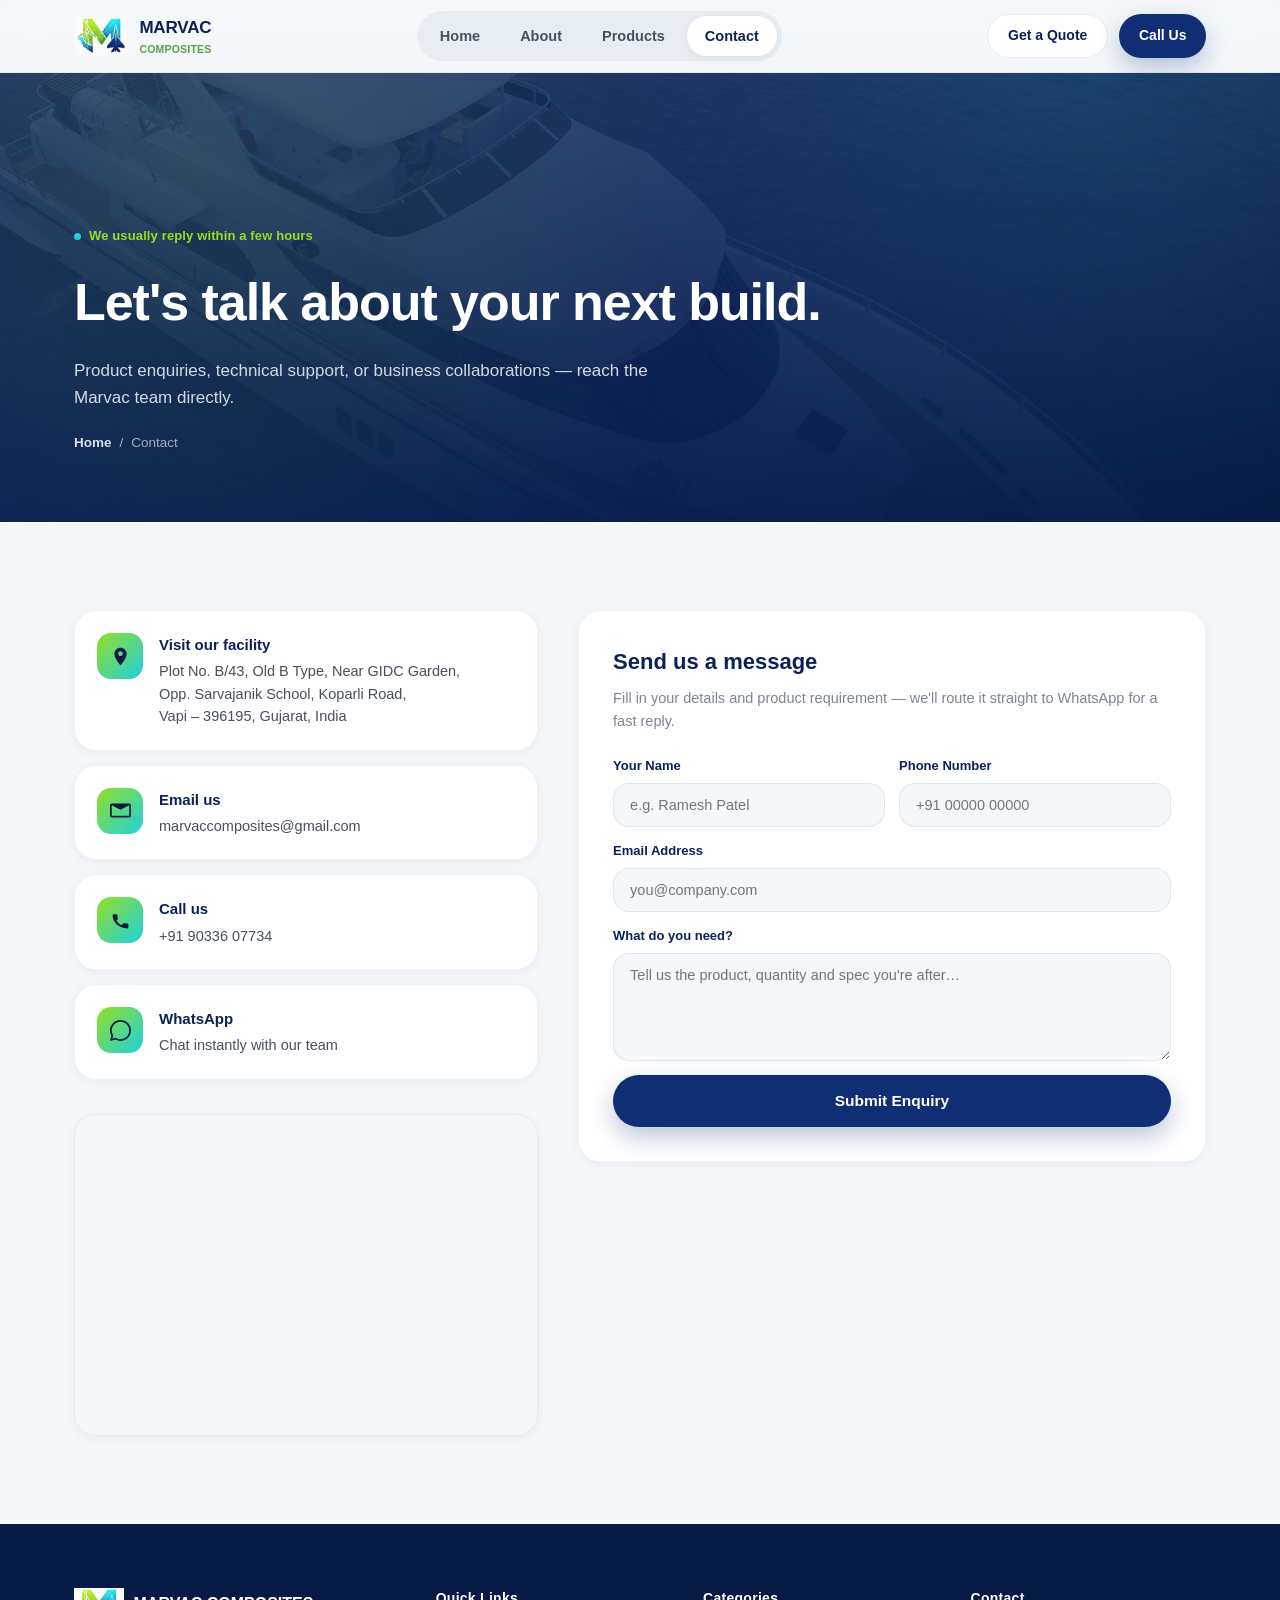
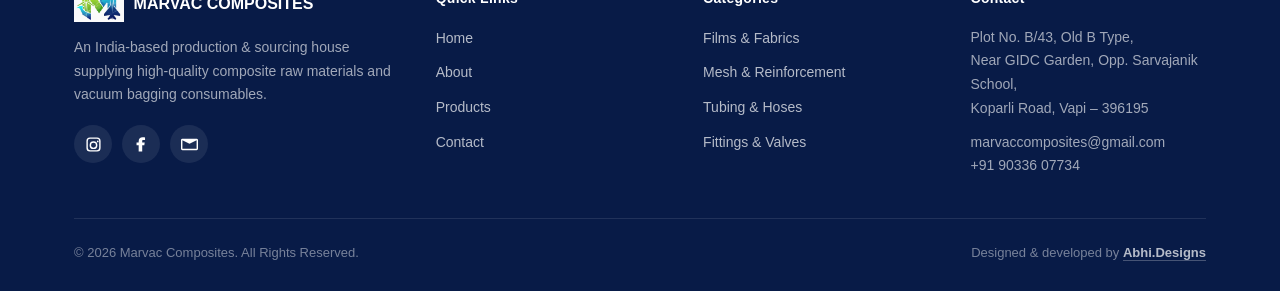
<file: contact.html>
<!DOCTYPE html>
<html lang="en">
<head>
<meta charset="UTF-8">
<meta name="viewport" content="width=device-width, initial-scale=1.0">
<title>Contact | Marvac Composites</title>
<meta name="description" content="Get in touch with Marvac Composites for product enquiries, technical support, and business collaborations.">
<link rel="icon" href="images/logo-mark.png">
<link rel="stylesheet" href="css/style.css">
</head>
<body>

<!-- ================= HEADER ================= -->
<header class="site-header">
  <div class="wrap nav-row">
    <a href="index.html" class="brand">
      <img src="images/logo-mark.png" alt="Marvac Composites">
      <span>MARVAC<small>COMPOSITES</small></span>
    </a>
    <nav class="main-nav">
      <a href="index.html">Home</a>
      <a href="about.html">About</a>
      <a href="products.html">Products</a>
      <a href="contact.html">Contact</a>
    </nav>
    <div class="nav-actions">
      <a href="contact.html" class="btn btn--ghost btn--sm">Get a Quote</a>
      <a href="tel:+919033607734" class="btn btn--primary btn--sm">Call Us</a>
      <button class="nav-toggle" aria-label="Menu">
        <span class="bar bar1"></span>
        <span class="bar bar2"></span>
        <span class="bar bar3"></span>
      </button>
    </div>
  </div>
  <div class="mobile-panel">
    <a href="index.html">Home</a>
    <a href="about.html">About</a>
    <a href="products.html">Products</a>
    <a href="contact.html">Contact</a>
    <a href="tel:+919033607734" class="btn btn--primary btn--block">Call +91 90336 07734</a>
  </div>
</header>

<!-- ================= PAGE HERO ================= -->
<section class="page-hero">
  <div class="page-hero-media" style="background-image:url('images/hero/yacht.jpg');"></div>
  <div class="wrap">
    <span class="eyebrow">We usually reply within a few hours</span>
    <h1>Let's talk about your next build.</h1>
    <p>Product enquiries, technical support, or business collaborations — reach the Marvac team directly.</p>
    <div class="breadcrumb"><a href="index.html">Home</a> / <span>Contact</span></div>
  </div>
</section>

<!-- ================= CONTACT SECTION ================= -->
<section class="section">
  <div class="wrap">
    <div class="contact-grid">

      <!-- LEFT: contact details -->
      <div class="contact-list reveal">
        <div class="card contact-item">
          <div class="qi"><svg viewBox="0 0 24 24"><path d="M12 2C8.13 2 5 5.13 5 9c0 5.25 7 13 7 13s7-7.75 7-13c0-3.87-3.13-7-7-7zm0 9.5A2.5 2.5 0 1 1 12 6a2.5 2.5 0 0 1 0 5.5z"/></svg></div>
          <div>
            <h4>Visit our facility</h4>
            <p>Plot No. B/43, Old B Type, Near GIDC Garden,<br>Opp. Sarvajanik School, Koparli Road,<br>Vapi – 396195, Gujarat, India</p>
          </div>
        </div>

        <div class="card contact-item">
          <div class="qi"><svg viewBox="0 0 24 24"><path d="M2 4h20a2 2 0 0 1 2 2v12a2 2 0 0 1-2 2H2a2 2 0 0 1-2-2V6a2 2 0 0 1 2-2zm10 7L2 6v12h20V6l-10 5z"/></svg></div>
          <div>
            <h4>Email us</h4>
            <p><a href="mailto:marvaccomposites@gmail.com">marvaccomposites@gmail.com</a></p>
          </div>
        </div>

        <div class="card contact-item">
          <div class="qi"><svg viewBox="0 0 24 24"><path d="M6.62 10.79a15.54 15.54 0 0 0 6.59 6.59l2.2-2.2c.27-.27.67-.36 1.02-.24a11.36 11.36 0 0 0 3.58.57c.56 0 1.01.45 1.01 1.01v3.48c0 .56-.45 1.01-1.01 1.01C10.07 21.01 2.99 13.93 2.99 5.99c0-.56.45-1.01 1.01-1.01h3.49c.56 0 1.01.45 1.01 1.01 0 1.25.21 2.46.57 3.58.11.35.03.74-.25 1.02l-2.2 2.2z"/></svg></div>
          <div>
            <h4>Call us</h4>
            <p><a href="tel:+919033607734">+91 90336 07734</a></p>
          </div>
        </div>

        <div class="card contact-item">
          <div class="qi"><svg viewBox="0 0 24 24"><path d="M20.52 3.48A11.8 11.8 0 0 0 12.02 0C5.39 0 .02 5.37.02 12c0 2.11.55 4.17 1.6 5.99L0 24l6.18-1.61A11.94 11.94 0 0 0 12.02 24c6.63 0 12-5.37 12-12 0-3.2-1.25-6.22-3.5-8.52zM12.02 22c-1.85 0-3.66-.5-5.24-1.44l-.38-.22-3.67.96.98-3.58-.25-.37A9.94 9.94 0 0 1 2.02 12c0-5.52 4.48-10 10-10 2.67 0 5.18 1.04 7.07 2.93A9.93 9.93 0 0 1 22.02 12c0 5.52-4.48 10-10 10z"/></svg></div>
          <div>
            <h4>WhatsApp</h4>
            <p><a href="https://wa.me/+919033607734" target="_blank">Chat instantly with our team</a></p>
          </div>
        </div>

        <div class="map-card">
          <iframe src="https://www.google.com/maps?ll=20.3716,72.9091&z=17&output=embed" loading="lazy" title="Marvac Composites location"></iframe>
        </div>
      </div>

      <!-- RIGHT: form -->
      <div class="card contact-form-card reveal">
        <h2>Send us a message</h2>
        <p>Fill in your details and product requirement — we'll route it straight to WhatsApp for a fast reply.</p>
        <form id="whatsappForm">
          <div class="form-grid">
            <div class="field">
              <label for="name">Your Name</label>
              <input type="text" id="name" placeholder="e.g. Ramesh Patel" required>
            </div>
            <div class="field">
              <label for="phone">Phone Number</label>
              <input type="tel" id="phone" placeholder="+91 00000 00000">
            </div>
            <div class="field full">
              <label for="email">Email Address</label>
              <input type="email" id="email" placeholder="you@company.com" required>
            </div>
            <div class="field full">
              <label for="message">What do you need?</label>
              <textarea id="message" rows="5" placeholder="Tell us the product, quantity and spec you're after…" required></textarea>
            </div>
          </div>
          <button type="submit" class="btn btn--primary btn--block">Submit Enquiry</button>
        </form>
      </div>

    </div>
  </div>
</section>

<!-- ================= FOOTER ================= -->
<footer class="site-footer">
  <div class="wrap">
    <div class="footer-grid">
      <div>
        <div class="footer-brand">
          <img src="images/logo-mark.png" alt="Marvac Composites">
          <b>MARVAC COMPOSITES</b>
        </div>
        <p>An India-based production &amp; sourcing house supplying high-quality composite raw materials and vacuum bagging consumables.</p>
        <div class="footer-socials">
          <a href="https://www.instagram.com/marvac_composites?igsh=MXlsejM3eTQyZnpo&utm_source=qr" target="_blank" aria-label="Instagram">
            <svg viewBox="0 0 24 24"><path d="M7 2h10a5 5 0 0 1 5 5v10a5 5 0 0 1-5 5H7a5 5 0 0 1-5-5V7a5 5 0 0 1 5-5zm10 2H7a3 3 0 0 0-3 3v10a3 3 0 0 0 3 3h10a3 3 0 0 0 3-3V7a3 3 0 0 0-3-3zm-5 3.5a5.5 5.5 0 1 1 0 11a5.5 5.5 0 0 1 0-11zm0 2a3.5 3.5 0 1 0 0 7a3.5 3.5 0 0 0 0-7zM18 6.5a1.2 1.2 0 1 1 0 2.4a1.2 1.2 0 0 1 0-2.4z"/></svg>
          </a>
          <a href="javascript:void(0);" onclick="showUnavailable();" aria-label="Facebook">
            <svg viewBox="0 0 24 24"><path d="M13 22v-9h3l.5-4h-3.5V7c0-1 .3-1.5 1.6-1.5H17V2.1c-.7-.1-2-.2-3.4-.2-3.4 0-5.6 2-5.6 5.8V9H5v4h3v9h5z"/></svg>
          </a>
          <a href="mailto:marvaccomposites@gmail.com" aria-label="Email">
            <svg viewBox="0 0 24 24"><path d="M2 4h20a2 2 0 0 1 2 2v12a2 2 0 0 1-2 2H2a2 2 0 0 1-2-2V6a2 2 0 0 1 2-2zm10 7L2 6v12h20V6l-10 5z"/></svg>
          </a>
        </div>
      </div>
      <div>
        <h3>Quick Links</h3>
        <ul>
          <li><a href="index.html">Home</a></li>
          <li><a href="about.html">About</a></li>
          <li><a href="products.html">Products</a></li>
          <li><a href="contact.html">Contact</a></li>
        </ul>
      </div>
      <div>
        <h3>Categories</h3>
        <ul>
          <li><a href="products.html?cat=films">Films &amp; Fabrics</a></li>
          <li><a href="products.html?cat=mesh">Mesh &amp; Reinforcement</a></li>
          <li><a href="products.html?cat=tubing">Tubing &amp; Hoses</a></li>
          <li><a href="products.html?cat=fittings">Fittings &amp; Valves</a></li>
        </ul>
      </div>
      <div>
        <h3>Contact</h3>
        <p>Plot No. B/43, Old B Type,<br>Near GIDC Garden, Opp. Sarvajanik School,<br>Koparli Road, Vapi – 396195</p>
        <p style="margin-top:10px;">marvaccomposites@gmail.com<br>+91 90336 07734</p>
      </div>
    </div>
    <div class="footer-bottom">
      <span>© 2026 Marvac Composites. All Rights Reserved.</span>
      <span>Designed &amp; developed by <a href="https://www.instagram.com/abhi.designs__?stkn=bXA2N2dhbTc1cnNr" target="_blank" rel="noopener" class="credit-link">Abhi.Designs</a></span>
    </div>
  </div>
</footer>

<a href="https://wa.me/+919033607734" target="_blank" class="wa-float" aria-label="WhatsApp">
  <svg viewBox="0 0 32 32" width="26" height="26" fill="#fff"><path d="M16 0C7.164 0 0 6.99 0 15.61c0 2.75.73 5.31 2.02 7.54L0 32l9.1-1.96A16.2 16.2 0 0 0 16 31.22c8.84 0 16-6.99 16-15.61C32 6.99 24.84 0 16 0zm0 28.44c-2.47 0-4.77-.7-6.71-1.9l-.48-.3-5.4 1.16 1.15-5.24-.32-.52a12.9 12.9 0 0 1-2-6.03c0-7.07 5.92-12.83 13.76-12.83 7.59 0 13.76 5.76 13.76 12.83 0 7.07-6.17 12.83-13.76 12.83zm7.58-9.53c-.42-.21-2.48-1.2-2.87-1.34-.38-.14-.66-.21-.94.21-.27.42-1.08 1.34-1.32 1.62-.24.28-.48.31-.9.1-.42-.21-1.76-.64-3.35-2.04-1.24-1.08-2.07-2.41-2.31-2.83-.24-.42-.02-.64.18-.85.19-.19.42-.48.63-.72.21-.24.28-.42.42-.7.14-.28.07-.52-.03-.73-.1-.21-.94-2.21-1.29-3.03-.34-.81-.69-.7-.94-.71h-.8c-.28 0-.73.1-1.11.52-.38.42-1.46 1.41-1.46 3.43s1.5 3.98 1.71 4.26c.21.28 2.95 4.43 7.15 6.22 1 .43 1.78.69 2.39.88 1 .31 1.9.27 2.62.16.8-.12 2.48-1 2.83-1.97.35-.97.35-1.8.24-1.97-.1-.17-.38-.28-.8-.48z"/></svg>
</a>
<button id="topBtn" class="top-btn" aria-label="Back to top">↑</button>

<div class="mobile-actionbar">
  <a href="tel:+919033607734" class="ab-btn ab-outline">
    <svg viewBox="0 0 24 24"><path d="M6.6 10.8c1.4 2.8 3.8 5.1 6.6 6.6l2.2-2.2c.3-.3.7-.4 1-.2 1.1.4 2.3.6 3.6.6.6 0 1 .4 1 1V20c0 .6-.4 1-1 1C10.5 21 3 13.5 3 4c0-.6.4-1 1-1h3.5c.6 0 1 .4 1 1 0 1.3.2 2.5.6 3.6.1.4 0 .8-.2 1l-2.3 2.2z"/></svg>
    <span>Call</span>
  </a>
  <a href="https://wa.me/+919033607734?text=Hello%20Marvac%20Composites,%20I%20visited%20your%20website%20and%20I%20am%20interested%20in%20your%20products.%20Please%20share%20more%20details%20and%20pricing." class="ab-btn ab-outline" target="_blank">
    <svg viewBox="0 0 32 32" fill="currentColor"><path d="M16 0C7.164 0 0 6.99 0 15.61c0 2.75.73 5.31 2.02 7.54L0 32l9.1-1.96A16.2 16.2 0 0 0 16 31.22c8.84 0 16-6.99 16-15.61C32 6.99 24.84 0 16 0zm0 28.44c-2.47 0-4.77-.7-6.71-1.9l-.48-.3-5.4 1.16 1.15-5.24-.32-.52a12.9 12.9 0 0 1-2-6.03c0-7.07 5.92-12.83 13.76-12.83 7.59 0 13.76 5.76 13.76 12.83 0 7.07-6.17 12.83-13.76 12.83zm7.58-9.53c-.42-.21-2.48-1.2-2.87-1.34-.38-.14-.66-.21-.94.21-.27.42-1.08 1.34-1.32 1.62-.24.28-.48.31-.9.1-.42-.21-1.76-.64-3.35-2.04-1.24-1.08-2.07-2.41-2.31-2.83-.24-.42-.02-.64.18-.85.19-.19.42-.48.63-.72.21-.24.28-.42.42-.7.14-.28.07-.52-.03-.73-.1-.21-.94-2.21-1.29-3.03-.34-.81-.69-.7-.94-.71h-.8c-.28 0-.73.1-1.11.52-.38.42-1.46 1.41-1.46 3.43s1.5 3.98 1.71 4.26c.21.28 2.95 4.43 7.15 6.22 1 .43 1.78.69 2.39.88 1 .31 1.9.27 2.62.16.8-.12 2.48-1 2.83-1.97.35-.97.35-1.8.24-1.97-.1-.17-.38-.28-.8-.48z"/></svg>
    <span>WhatsApp</span>
  </a>
  <a href="#whatsappForm" class="ab-btn ab-primary">Get a Quote</a>
</div>

<script src="js/main.js"></script>
<script>
  document.getElementById("whatsappForm").addEventListener("submit", function (e) {
    e.preventDefault();
    var name = document.getElementById("name").value;
    var email = document.getElementById("email").value;
    var phone = document.getElementById("phone").value;
    var message = document.getElementById("message").value;
    var whatsappNumber = "919033607734";
    var fullMessage =
      "New Enquiry from Website:%0A%0A" +
      "Name: " + name + "%0A" +
      "Email: " + email + "%0A" +
      "Phone: " + phone + "%0A" +
      "Message: " + message;
    window.open("https://wa.me/" + whatsappNumber + "?text=" + fullMessage, "_blank");
  });
</script>
</body>
</html>
</file>
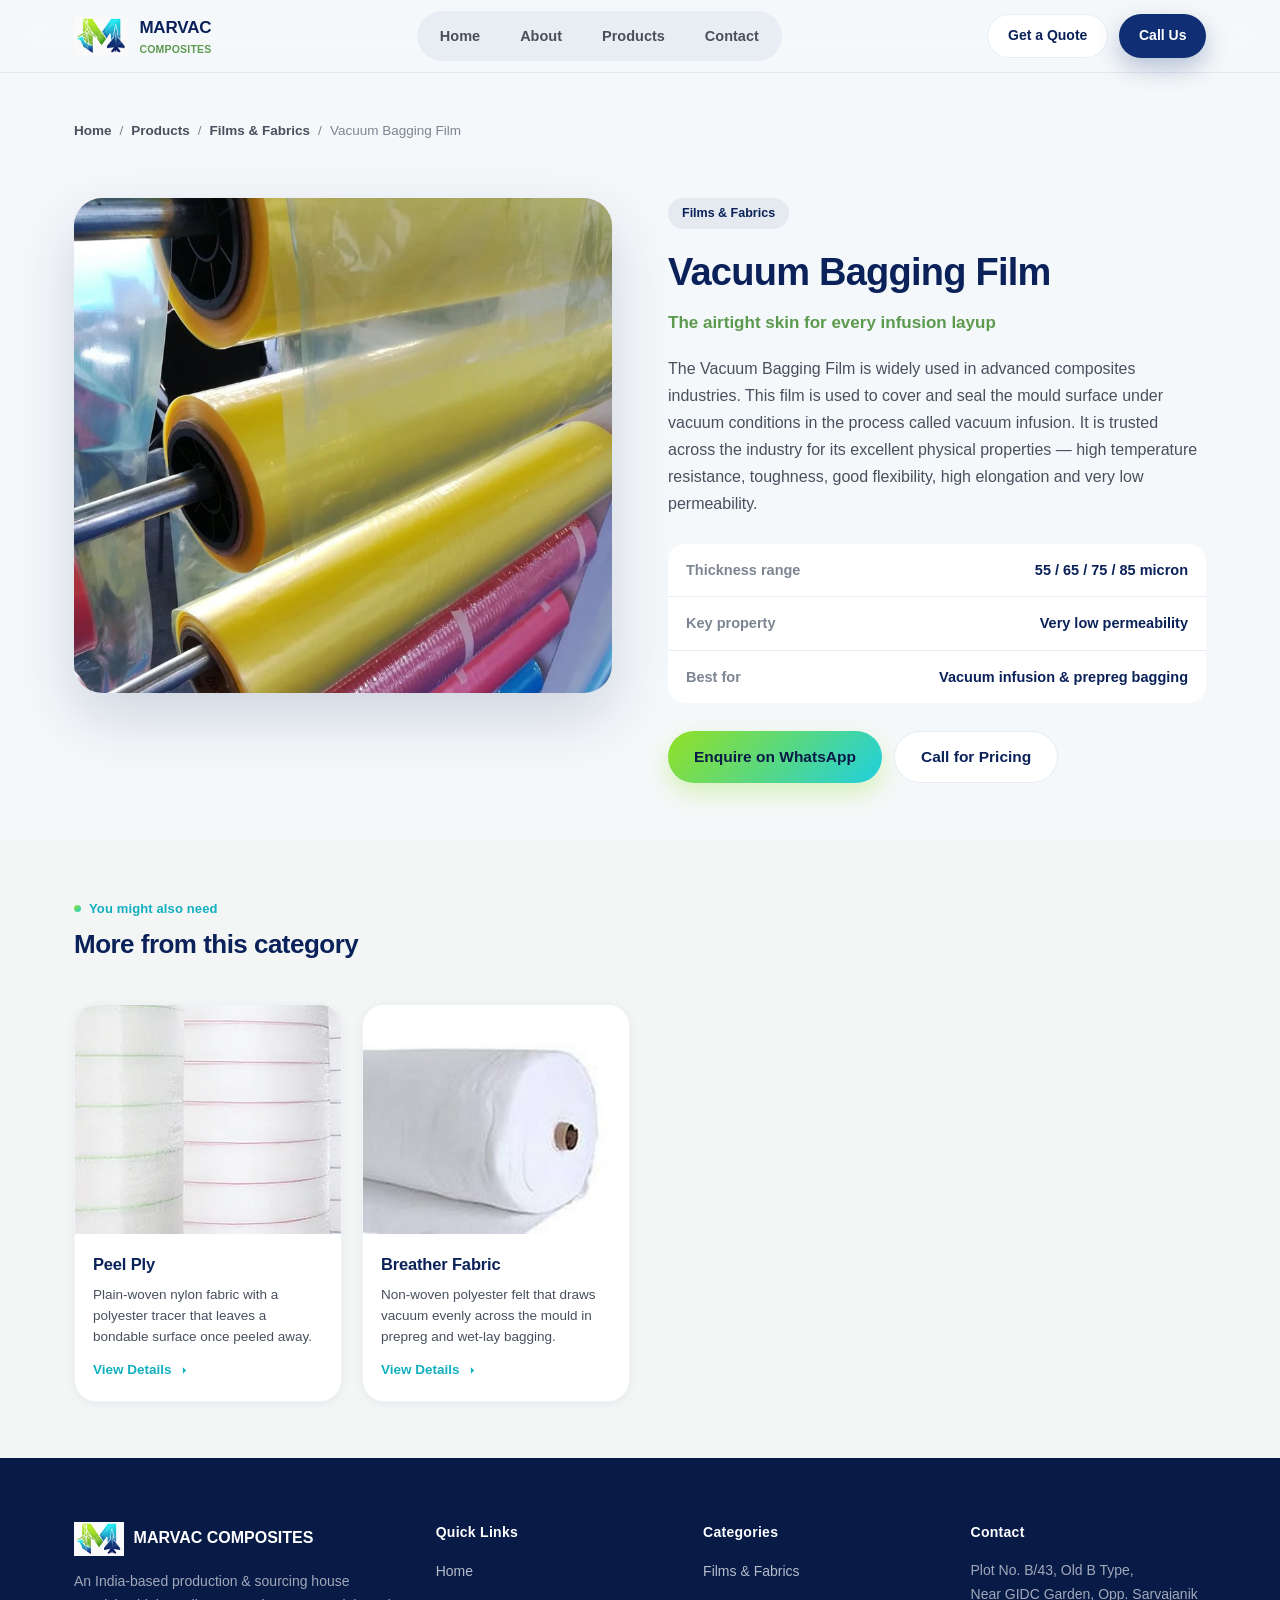
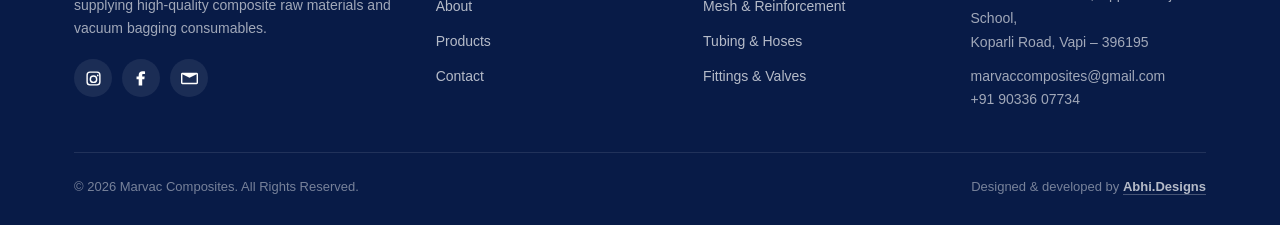
<file: product.html>
<!DOCTYPE html>
<html lang="en">
<head>
<meta charset="UTF-8">
<meta name="viewport" content="width=device-width, initial-scale=1.0">
<title id="pageTitle">Product | Marvac Composites</title>
<link rel="icon" href="images/logo-mark.png">
<link rel="stylesheet" href="css/style.css">
</head>
<body>

<!-- ================= HEADER ================= -->
<header class="site-header">
  <div class="wrap nav-row">
    <a href="index.html" class="brand">
      <img src="images/logo-mark.png" alt="Marvac Composites">
      <span>MARVAC<small>COMPOSITES</small></span>
    </a>
    <nav class="main-nav">
      <a href="index.html">Home</a>
      <a href="about.html">About</a>
      <a href="products.html">Products</a>
      <a href="contact.html">Contact</a>
    </nav>
    <div class="nav-actions">
      <a href="contact.html" class="btn btn--ghost btn--sm">Get a Quote</a>
      <a href="tel:+919033607734" class="btn btn--primary btn--sm">Call Us</a>
      <button class="nav-toggle" aria-label="Menu">
        <span class="bar bar1"></span>
        <span class="bar bar2"></span>
        <span class="bar bar3"></span>
      </button>
    </div>
  </div>
  <div class="mobile-panel">
    <a href="index.html">Home</a>
    <a href="about.html">About</a>
    <a href="products.html">Products</a>
    <a href="contact.html">Contact</a>
    <a href="tel:+919033607734" class="btn btn--primary btn--block">Call +91 90336 07734</a>
  </div>
</header>

<!-- ================= BREADCRUMB STRIP ================= -->
<div class="wrap" style="padding-top:26px;">
  <p class="breadcrumb" style="color:var(--ink-faint);" id="crumbTrail">
    <a href="index.html" style="color:var(--ink-soft);">Home</a> /
    <a href="products.html" style="color:var(--ink-soft);">Products</a> /
    <span id="crumbCat"></span> / <span id="crumbName"></span>
  </p>
</div>

<!-- ================= PRODUCT DETAIL ================= -->
<section class="section--tight">
  <div class="wrap">
    <div class="product-detail" id="productDetail">
      <!-- Filled by JS -->
    </div>
  </div>
</section>

<!-- ================= RELATED ================= -->
<section class="section--tight" style="background:var(--bg-warm);">
  <div class="wrap">
    <div class="section-head">
      <span class="eyebrow">You might also need</span>
      <h2 style="font-size:26px;">More from this category</h2>
    </div>
    <div class="related-grid" id="relatedGrid"></div>
  </div>
</section>

<!-- ================= FOOTER ================= -->
<footer class="site-footer">
  <div class="wrap">
    <div class="footer-grid">
      <div>
        <div class="footer-brand">
          <img src="images/logo-mark.png" alt="Marvac Composites">
          <b>MARVAC COMPOSITES</b>
        </div>
        <p>An India-based production &amp; sourcing house supplying high-quality composite raw materials and vacuum bagging consumables.</p>
        <div class="footer-socials">
          <a href="https://www.instagram.com/marvac_composites?igsh=MXlsejM3eTQyZnpo&utm_source=qr" target="_blank" aria-label="Instagram">
            <svg viewBox="0 0 24 24"><path d="M7 2h10a5 5 0 0 1 5 5v10a5 5 0 0 1-5 5H7a5 5 0 0 1-5-5V7a5 5 0 0 1 5-5zm10 2H7a3 3 0 0 0-3 3v10a3 3 0 0 0 3 3h10a3 3 0 0 0 3-3V7a3 3 0 0 0-3-3zm-5 3.5a5.5 5.5 0 1 1 0 11a5.5 5.5 0 0 1 0-11zm0 2a3.5 3.5 0 1 0 0 7a3.5 3.5 0 0 0 0-7zM18 6.5a1.2 1.2 0 1 1 0 2.4a1.2 1.2 0 0 1 0-2.4z"/></svg>
          </a>
          <a href="javascript:void(0);" onclick="showUnavailable();" aria-label="Facebook">
            <svg viewBox="0 0 24 24"><path d="M13 22v-9h3l.5-4h-3.5V7c0-1 .3-1.5 1.6-1.5H17V2.1c-.7-.1-2-.2-3.4-.2-3.4 0-5.6 2-5.6 5.8V9H5v4h3v9h5z"/></svg>
          </a>
          <a href="mailto:marvaccomposites@gmail.com" aria-label="Email">
            <svg viewBox="0 0 24 24"><path d="M2 4h20a2 2 0 0 1 2 2v12a2 2 0 0 1-2 2H2a2 2 0 0 1-2-2V6a2 2 0 0 1 2-2zm10 7L2 6v12h20V6l-10 5z"/></svg>
          </a>
        </div>
      </div>
      <div>
        <h3>Quick Links</h3>
        <ul>
          <li><a href="index.html">Home</a></li>
          <li><a href="about.html">About</a></li>
          <li><a href="products.html">Products</a></li>
          <li><a href="contact.html">Contact</a></li>
        </ul>
      </div>
      <div>
        <h3>Categories</h3>
        <ul>
          <li><a href="products.html?cat=films">Films &amp; Fabrics</a></li>
          <li><a href="products.html?cat=mesh">Mesh &amp; Reinforcement</a></li>
          <li><a href="products.html?cat=tubing">Tubing &amp; Hoses</a></li>
          <li><a href="products.html?cat=fittings">Fittings &amp; Valves</a></li>
        </ul>
      </div>
      <div>
        <h3>Contact</h3>
        <p>Plot No. B/43, Old B Type,<br>Near GIDC Garden, Opp. Sarvajanik School,<br>Koparli Road, Vapi – 396195</p>
        <p style="margin-top:10px;">marvaccomposites@gmail.com<br>+91 90336 07734</p>
      </div>
    </div>
    <div class="footer-bottom">
      <span>© 2026 Marvac Composites. All Rights Reserved.</span>
      <span>Designed &amp; developed by <a href="https://www.instagram.com/abhi.designs__?stkn=bXA2N2dhbTc1cnNr" target="_blank" rel="noopener" class="credit-link">Abhi.Designs</a></span>
    </div>
  </div>
</footer>

<a href="https://wa.me/+919033607734" target="_blank" class="wa-float" aria-label="WhatsApp" id="waFloat">
  <svg viewBox="0 0 32 32" width="26" height="26" fill="#fff"><path d="M16 0C7.164 0 0 6.99 0 15.61c0 2.75.73 5.31 2.02 7.54L0 32l9.1-1.96A16.2 16.2 0 0 0 16 31.22c8.84 0 16-6.99 16-15.61C32 6.99 24.84 0 16 0zm0 28.44c-2.47 0-4.77-.7-6.71-1.9l-.48-.3-5.4 1.16 1.15-5.24-.32-.52a12.9 12.9 0 0 1-2-6.03c0-7.07 5.92-12.83 13.76-12.83 7.59 0 13.76 5.76 13.76 12.83 0 7.07-6.17 12.83-13.76 12.83zm7.58-9.53c-.42-.21-2.48-1.2-2.87-1.34-.38-.14-.66-.21-.94.21-.27.42-1.08 1.34-1.32 1.62-.24.28-.48.31-.9.1-.42-.21-1.76-.64-3.35-2.04-1.24-1.08-2.07-2.41-2.31-2.83-.24-.42-.02-.64.18-.85.19-.19.42-.48.63-.72.21-.24.28-.42.42-.7.14-.28.07-.52-.03-.73-.1-.21-.94-2.21-1.29-3.03-.34-.81-.69-.7-.94-.71h-.8c-.28 0-.73.1-1.11.52-.38.42-1.46 1.41-1.46 3.43s1.5 3.98 1.71 4.26c.21.28 2.95 4.43 7.15 6.22 1 .43 1.78.69 2.39.88 1 .31 1.9.27 2.62.16.8-.12 2.48-1 2.83-1.97.35-.97.35-1.8.24-1.97-.1-.17-.38-.28-.8-.48z"/></svg>
</a>
<button id="topBtn" class="top-btn" aria-label="Back to top">↑</button>

<div class="mobile-actionbar">
  <a href="tel:+919033607734" class="ab-btn ab-outline">
    <svg viewBox="0 0 24 24"><path d="M6.6 10.8c1.4 2.8 3.8 5.1 6.6 6.6l2.2-2.2c.3-.3.7-.4 1-.2 1.1.4 2.3.6 3.6.6.6 0 1 .4 1 1V20c0 .6-.4 1-1 1C10.5 21 3 13.5 3 4c0-.6.4-1 1-1h3.5c.6 0 1 .4 1 1 0 1.3.2 2.5.6 3.6.1.4 0 .8-.2 1l-2.3 2.2z"/></svg>
    <span>Call</span>
  </a>
  <a href="https://wa.me/+919033607734?text=Hello%20Marvac%20Composites,%20I%20visited%20your%20website%20and%20I%20am%20interested%20in%20your%20products.%20Please%20share%20more%20details%20and%20pricing." class="ab-btn ab-outline" target="_blank">
    <svg viewBox="0 0 32 32" fill="currentColor"><path d="M16 0C7.164 0 0 6.99 0 15.61c0 2.75.73 5.31 2.02 7.54L0 32l9.1-1.96A16.2 16.2 0 0 0 16 31.22c8.84 0 16-6.99 16-15.61C32 6.99 24.84 0 16 0zm0 28.44c-2.47 0-4.77-.7-6.71-1.9l-.48-.3-5.4 1.16 1.15-5.24-.32-.52a12.9 12.9 0 0 1-2-6.03c0-7.07 5.92-12.83 13.76-12.83 7.59 0 13.76 5.76 13.76 12.83 0 7.07-6.17 12.83-13.76 12.83zm7.58-9.53c-.42-.21-2.48-1.2-2.87-1.34-.38-.14-.66-.21-.94.21-.27.42-1.08 1.34-1.32 1.62-.24.28-.48.31-.9.1-.42-.21-1.76-.64-3.35-2.04-1.24-1.08-2.07-2.41-2.31-2.83-.24-.42-.02-.64.18-.85.19-.19.42-.48.63-.72.21-.24.28-.42.42-.7.14-.28.07-.52-.03-.73-.1-.21-.94-2.21-1.29-3.03-.34-.81-.69-.7-.94-.71h-.8c-.28 0-.73.1-1.11.52-.38.42-1.46 1.41-1.46 3.43s1.5 3.98 1.71 4.26c.21.28 2.95 4.43 7.15 6.22 1 .43 1.78.69 2.39.88 1 .31 1.9.27 2.62.16.8-.12 2.48-1 2.83-1.97.35-.97.35-1.8.24-1.97-.1-.17-.38-.28-.8-.48z"/></svg>
    <span>WhatsApp</span>
  </a>
  <a href="contact.html" class="ab-btn ab-primary">Get a Quote</a>
</div>

<script src="js/products-data.js"></script>
<script src="js/main.js"></script>
<script src="js/product-detail.js"></script>
</body>
</html>
</file>
<file: css/style.css>
/* ==========================================================================
   MARVAC COMPOSITES — Design System
   Palette drawn from the brand mark: turbine lime, jet-stream cyan,
   deep aerospace navy, and the sustainability green of the tagline.
   ========================================================================== */

:root{
  /* ---- Brand palette ---- */
  --navy:        #0F2E73;
  --navy-2:      #0A2159;
  --navy-3:      #081b47;
  --cyan:        #1FD0DE;
  --cyan-2:      #12AFC0;
  --lime:        #93E024;
  --lime-2:      #6FB82C;
  --green:       #5C9A4E;
  --slate:       #4B5565;

  /* ---- Neutrals ---- */
  --ink:         #101521;
  --ink-soft:    #48505D;
  --ink-faint:   #7C8592;
  --bg:          #F5F8FA;
  --bg-warm:     #F3F6F5;
  --surface:     #FFFFFF;
  --line:        rgba(15,46,115,0.09);
  --line-soft:   rgba(15,46,115,0.06);

  /* ---- Effects ---- */
  --shadow-sm:   0 2px 10px rgba(10,33,89,0.06);
  --shadow-md:   0 12px 28px rgba(10,33,89,0.10);
  --shadow-lg:   0 24px 60px rgba(10,33,89,0.16);
  --radius-xl:   28px;
  --radius-lg:   22px;
  --radius-md:   16px;
  --radius-sm:   12px;
  --radius-pill: 999px;

  /* ---- Gradients ---- */
  --grad-eco:    linear-gradient(135deg, var(--lime) 0%, var(--cyan) 100%);
  --grad-sky:    linear-gradient(135deg, var(--cyan) 0%, var(--navy) 100%);
  --grad-deep:   linear-gradient(160deg, var(--navy) 0%, var(--navy-3) 100%);
  --grad-mesh:   radial-gradient(circle at 15% 20%, rgba(147,224,36,0.16), transparent 45%),
                 radial-gradient(circle at 85% 0%, rgba(31,208,222,0.18), transparent 40%),
                 radial-gradient(circle at 50% 100%, rgba(15,46,115,0.10), transparent 50%);

  --font: -apple-system, BlinkMacSystemFont, "SF Pro Display", "SF Pro Text",
          "Inter", "Segoe UI", Roboto, Helvetica, Arial, sans-serif;
}

/* ---------------------------------------------------------------------- */
/* Reset                                                                   */
/* ---------------------------------------------------------------------- */
*, *::before, *::after{ box-sizing: border-box; }
html{ scroll-behavior: smooth; -webkit-text-size-adjust: 100%; }
body{
  margin: 0;
  font-family: var(--font);
  color: var(--ink);
  background: var(--bg);
  -webkit-font-smoothing: antialiased;
  line-height: 1.55;
}
img{ max-width: 100%; display: block; }
a{ color: inherit; text-decoration: none; }
ul, ol{ margin: 0; padding: 0; list-style: none; }
h1, h2, h3, h4, p{ margin: 0; }
button{ font-family: inherit; cursor: pointer; }
input, textarea{ font-family: inherit; }

:focus-visible{
  outline: 2.5px solid var(--cyan-2);
  outline-offset: 3px;
  border-radius: 6px;
}

@media (prefers-reduced-motion: reduce){
  *{ animation-duration: 0.001ms !important; transition-duration: 0.001ms !important; scroll-behavior: auto !important; }
}

/* ---------------------------------------------------------------------- */
/* Layout helpers                                                          */
/* ---------------------------------------------------------------------- */
.wrap{
  width: 100%;
  max-width: 1180px;
  margin: 0 auto;
  padding: 0 24px;
}
.section{ padding: 88px 0; }
.section--tight{ padding: 56px 0; }
@media (max-width: 720px){
  .section{ padding: 60px 0; }
  .section--tight{ padding: 40px 0; }
  .wrap{ padding: 0 20px; }
}

.eyebrow{
  display: inline-flex;
  align-items: center;
  gap: 8px;
  font-size: 13px;
  font-weight: 600;
  color: var(--cyan-2);
  letter-spacing: 0.01em;
}
.eyebrow::before{
  content: "";
  width: 7px; height: 7px;
  border-radius: 50%;
  background: var(--grad-eco);
  flex-shrink: 0;
}

.section-head{
  max-width: 640px;
  margin-bottom: 44px;
}
.section-head h2{
  font-size: clamp(28px, 4vw, 40px);
  font-weight: 800;
  letter-spacing: -0.02em;
  line-height: 1.15;
  color: var(--navy-2);
  margin-top: 10px;
}
.section-head p{
  margin-top: 14px;
  font-size: 17px;
  color: var(--ink-soft);
}
.section-head.center{ margin-left: auto; margin-right: auto; text-align: center; }

/* ---------------------------------------------------------------------- */
/* Buttons                                                                 */
/* ---------------------------------------------------------------------- */
.btn{
  display: inline-flex;
  align-items: center;
  justify-content: center;
  gap: 8px;
  height: 52px;
  padding: 0 26px;
  border-radius: var(--radius-pill);
  font-size: 15.5px;
  font-weight: 600;
  border: none;
  transition: transform 0.22s cubic-bezier(.2,.8,.2,1), box-shadow 0.22s, background 0.22s, opacity 0.22s;
  white-space: nowrap;
}
.btn:active{ transform: scale(0.96); }

.btn--primary{
  background: var(--navy);
  color: #fff;
  box-shadow: 0 10px 24px rgba(15,46,115,0.28);
}
.btn--primary:hover{ background: var(--navy-2); box-shadow: 0 14px 30px rgba(15,46,115,0.34); }

.btn--eco{
  background: var(--grad-eco);
  color: var(--navy-3);
  box-shadow: 0 10px 24px rgba(147,224,36,0.30);
}
.btn--eco:hover{ filter: brightness(1.04); }

.btn--glass{
  background: rgba(255,255,255,0.14);
  color: #fff;
  border: 1px solid rgba(255,255,255,0.4);
  backdrop-filter: blur(14px);
  -webkit-backdrop-filter: blur(14px);
}
.btn--glass:hover{ background: rgba(255,255,255,0.22); }

.btn--ghost{
  background: var(--surface);
  color: var(--navy-2);
  border: 1.5px solid var(--line);
}
.btn--ghost:hover{ border-color: var(--cyan-2); color: var(--cyan-2); }

.btn--sm{ height: 44px; padding: 0 20px; font-size: 14.5px; }
.btn--block{ width: 100%; }

/* ---------------------------------------------------------------------- */
/* Header / Nav                                                           */
/* ---------------------------------------------------------------------- */
.site-header{
  position: sticky;
  top: 0;
  z-index: 100;
  background: rgba(246,249,250,0.72);
  backdrop-filter: saturate(180%) blur(20px);
  -webkit-backdrop-filter: saturate(180%) blur(20px);
  border-bottom: 1px solid rgba(15,46,115,0.07);
}
.nav-row{
  display: flex;
  align-items: center;
  justify-content: space-between;
  height: 72px;
  gap: 20px;
}
.brand{
  display: flex;
  align-items: center;
  gap: 10px;
  font-weight: 800;
  font-size: 17px;
  color: var(--navy-2);
  letter-spacing: -0.01em;
  flex-shrink: 0;
}
.brand img{ height: 38px; width: auto; }
.brand small{
  display: block;
  font-size: 10.5px;
  font-weight: 600;
  color: var(--green);
  letter-spacing: 0.02em;
}

.main-nav{
  display: flex;
  align-items: center;
  gap: 4px;
  background: rgba(15,46,115,0.05);
  padding: 5px;
  border-radius: var(--radius-pill);
}
.main-nav a{
  padding: 9px 18px;
  border-radius: var(--radius-pill);
  font-size: 14.5px;
  font-weight: 600;
  color: var(--ink-soft);
  transition: background 0.2s, color 0.2s;
}
.main-nav a:hover{ color: var(--navy-2); }
.main-nav a.active{
  background: var(--surface);
  color: var(--navy-2);
  box-shadow: var(--shadow-sm);
}

.nav-actions{ display: flex; align-items: center; gap: 10px; flex-shrink: 0; }
.nav-actions .btn{ height: 44px; padding: 0 20px; font-size: 14px; }

.nav-toggle{
  display: none;
  width: 42px; height: 42px;
  border-radius: 50%;
  border: none;
  background: rgba(15,46,115,0.06);
  align-items: center;
  justify-content: center;
  flex-shrink: 0;
  position: relative;
  transition: background 0.25s ease;
}
.nav-toggle .bar{
  position: absolute;
  left: 12px;
  width: 18px; height: 2px;
  border-radius: 2px;
  background: var(--navy-2);
  transition: transform 0.32s cubic-bezier(.2,.8,.2,1), opacity 0.2s ease, top 0.2s ease;
}
.nav-toggle .bar1{ top: 15px; }
.nav-toggle .bar2{ top: 21px; }
.nav-toggle .bar3{ top: 27px; }
body.menu-open .nav-toggle{ background: rgba(15,46,115,0.1); }
body.menu-open .nav-toggle .bar1{ top: 21px; transform: rotate(45deg); }
body.menu-open .nav-toggle .bar2{ opacity: 0; transform: scaleX(0); }
body.menu-open .nav-toggle .bar3{ top: 21px; transform: rotate(-45deg); }

.mobile-panel{
  display: flex;
  flex-direction: column;
  gap: 4px;
  padding: 0 20px;
  max-height: 0;
  opacity: 0;
  overflow: hidden;
  background: rgba(246,249,250,0.98);
  border-top: 0 solid var(--line);
  transform: translateY(-6px);
  transition: max-height 0.38s cubic-bezier(.2,.8,.2,1), opacity 0.28s ease, transform 0.32s cubic-bezier(.2,.8,.2,1), padding 0.38s ease;
}
.mobile-panel a{
  padding: 13px 6px;
  font-weight: 600;
  font-size: 16px;
  color: var(--ink-soft);
  border-bottom: 1px solid var(--line-soft);
}
.mobile-panel a.active{ color: var(--cyan-2); }
.mobile-panel .btn{ margin-top: 12px; margin-bottom: 16px; }

@media (max-width: 900px){
  .main-nav{ display: none; }
  .nav-actions .btn--ghost{ display: none; }
  .nav-toggle{ display: inline-flex; }
  body.menu-open .mobile-panel{
    max-height: 420px;
    opacity: 1;
    transform: translateY(0);
    padding: 10px 20px 20px;
    border-top-width: 1px;
  }
}

@media (prefers-reduced-motion: reduce){
  .nav-toggle .bar, .mobile-panel{ transition: none !important; }
}

/* ---------------------------------------------------------------------- */
/* Hero (home)                                                            */
/* ---------------------------------------------------------------------- */
.hero{
  position: relative;
  min-height: 92vh;
  display: flex;
  align-items: flex-end;
  overflow: hidden;
  background: var(--navy-3);
}
.hero-media{
  position: absolute; inset: 0;
  background-size: cover;
  background-position: center 62%;
}
.hero-media::after{
  content: "";
  position: absolute; inset: 0;
  background:
    linear-gradient(180deg, rgba(8,27,71,0.55) 0%, rgba(8,27,71,0.35) 32%, rgba(8,27,71,0.88) 100%),
    linear-gradient(100deg, rgba(8,27,71,0.75) 0%, rgba(8,27,71,0.15) 55%);
}
.hero-content{
  position: relative;
  z-index: 2;
  padding: 120px 0 56px;
  width: 100%;
  color: #fff;
}
.hero-content .eyebrow{ color: var(--lime); }
.hero-content .eyebrow::before{ background: var(--cyan); }
.hero-content h1{
  font-size: clamp(38px, 6vw, 68px);
  font-weight: 800;
  letter-spacing: -0.03em;
  line-height: 1.04;
  max-width: 820px;
  margin-top: 16px;
}
.hero-content p{
  margin-top: 20px;
  max-width: 560px;
  font-size: 18px;
  color: rgba(255,255,255,0.86);
}
.hero-cta{ display: flex; gap: 12px; margin-top: 32px; flex-wrap: wrap; }

.hero-stats{
  position: relative;
  z-index: 2;
  display: grid;
  grid-template-columns: repeat(4, 1fr);
  gap: 1px;
  background: rgba(255,255,255,0.14);
  border-top: 1px solid rgba(255,255,255,0.16);
  backdrop-filter: blur(16px);
  -webkit-backdrop-filter: blur(16px);
}
.hero-stat{
  background: rgba(8,27,71,0.55);
  padding: 22px 20px;
  text-align: left;
}
.hero-stat b{
  display: block;
  font-size: clamp(20px, 2.6vw, 28px);
  color: #fff;
  font-weight: 800;
  letter-spacing: -0.02em;
}
.hero-stat span{
  font-size: 12.5px;
  color: rgba(255,255,255,0.72);
  font-weight: 500;
}
@media (max-width: 720px){
  .hero{ min-height: auto; padding-top: 0; }
  .hero-content{ padding: 100px 0 40px; }
  .hero-stats{ grid-template-columns: repeat(2, 1fr); }
}

/* ---------------------------------------------------------------------- */
/* Page hero (inner pages)                                                */
/* ---------------------------------------------------------------------- */
.page-hero{
  position: relative;
  padding: 150px 0 68px;
  overflow: hidden;
  background: var(--grad-deep);
  color: #fff;
}
@media (max-width: 720px){
  .page-hero{ padding: 108px 0 40px; }
  .page-hero h1{ margin-top: 10px; }
  .page-hero p{ margin-top: 12px; }
  .breadcrumb{ margin-top: 16px; }
}
.page-hero::before{
  content: "";
  position: absolute; inset: 0;
  background: var(--grad-mesh);
}
.page-hero-media{
  position: absolute; inset: 0;
  background-size: cover;
  background-position: center;
  opacity: 0.34;
}
.page-hero-media::after{
  content:"";
  position:absolute; inset:0;
  background: linear-gradient(180deg, rgba(8,27,71,0.55), rgba(8,27,71,0.94));
}
.page-hero > .wrap{ position: relative; z-index: 2; }
.page-hero .eyebrow{ color: var(--lime); }
.page-hero .eyebrow::before{ background: var(--cyan); }
.page-hero h1{
  font-size: clamp(32px, 5vw, 52px);
  font-weight: 800;
  letter-spacing: -0.02em;
  margin-top: 14px;
  max-width: 760px;
}
.page-hero p{
  margin-top: 16px;
  max-width: 580px;
  font-size: 17px;
  color: rgba(255,255,255,0.82);
}
.breadcrumb{
  margin-top: 22px;
  font-size: 13.5px;
  color: rgba(255,255,255,0.62);
  display: flex; gap: 8px; flex-wrap: wrap;
}
.breadcrumb a{ color: rgba(255,255,255,0.86); font-weight: 600; }
.breadcrumb a:hover{ color: var(--cyan); }

/* ---------------------------------------------------------------------- */
/* Cards                                                                   */
/* ---------------------------------------------------------------------- */
.card{
  background: var(--surface);
  border-radius: var(--radius-lg);
  border: 1px solid var(--line-soft);
  box-shadow: var(--shadow-sm);
  transition: transform 0.28s cubic-bezier(.2,.8,.2,1), box-shadow 0.28s;
}
.card:hover{ transform: translateY(-4px); box-shadow: var(--shadow-md); }

/* Industry tiles */
.industry-grid{
  display: grid;
  grid-template-columns: repeat(4, 1fr);
  gap: 18px;
}
.industry-tile{
  padding: 30px 24px;
  text-align: left;
}
.industry-icon{
  width: 56px; height: 56px;
  border-radius: 18px;
  display: flex; align-items: center; justify-content: center;
  margin-bottom: 20px;
}
.industry-icon svg{ width: 28px; height: 28px; }
.industry-icon.i-wind{ background: var(--grad-eco); }
.industry-icon.i-wind svg{ fill: var(--navy-3); }
.industry-icon.i-air{ background: var(--grad-sky); }
.industry-icon.i-air svg{ fill: #fff; }
.industry-icon.i-marine{ background: linear-gradient(135deg, var(--cyan) 0%, var(--cyan-2) 100%); }
.industry-icon.i-marine svg{ fill: var(--navy-3); }
.industry-icon.i-rail{ background: linear-gradient(135deg, var(--navy) 0%, var(--slate) 100%); }
.industry-icon.i-rail svg{ fill: #fff; }
.industry-tile h3{ font-size: 18px; font-weight: 700; color: var(--navy-2); }
.industry-tile p{ margin-top: 8px; font-size: 14.5px; color: var(--ink-soft); }

@media (max-width: 980px){ .industry-grid{ grid-template-columns: repeat(2, 1fr); } }
@media (max-width: 560px){ .industry-grid{ grid-template-columns: 1fr; } }

/* Category scroller (home) */
.cat-scroll{
  display: grid;
  grid-template-columns: repeat(6, minmax(190px, 1fr));
  gap: 16px;
  overflow-x: auto;
  padding-bottom: 8px;
  scroll-snap-type: x proximity;
}
.cat-scroll::-webkit-scrollbar{ height: 6px; }
.cat-scroll::-webkit-scrollbar-thumb{ background: var(--line); border-radius: 4px; }
.cat-card{
  scroll-snap-align: start;
  padding: 26px 20px;
  min-height: 168px;
  display: flex;
  flex-direction: column;
  justify-content: space-between;
  color: #fff;
  position: relative;
  overflow: hidden;
  background-size: cover;
  background-position: center;
  isolation: isolate;
}
.cat-card::before{
  content: "";
  position: absolute; inset: 0;
  z-index: 0;
  transition: opacity 0.35s ease;
}
.cat-card:hover::before{ opacity: 0.88; }
.cat-card > *{ position: relative; z-index: 1; }
.cat-card .cat-num{
  font-size: 12px;
  font-weight: 700;
  opacity: 0.72;
  letter-spacing: 0.04em;
}
.cat-card h3{ font-size: 18px; font-weight: 700; margin-top: auto; letter-spacing: -0.01em; }
.cat-card span.count{ font-size: 12.5px; opacity: 0.78; margin-top: 4px; display:block; }
.cat-card:nth-child(1)::before{ background: linear-gradient(165deg, rgba(26,63,143,0.90), rgba(15,46,115,0.94)); }
.cat-card:nth-child(2)::before{ background: linear-gradient(165deg, rgba(23,135,127,0.90), rgba(12,90,88,0.94)); }
.cat-card:nth-child(3)::before{ background: linear-gradient(165deg, rgba(185,138,31,0.90), rgba(138,95,20,0.94)); }
.cat-card:nth-child(4)::before{ background: linear-gradient(165deg, rgba(26,111,168,0.90), rgba(13,63,102,0.94)); }
.cat-card:nth-child(5)::before{ background: linear-gradient(165deg, rgba(73,90,117,0.90), rgba(43,55,74,0.94)); }
.cat-card:nth-child(6)::before{ background: linear-gradient(165deg, rgba(76,138,58,0.90), rgba(49,92,37,0.94)); }

@media (max-width: 720px){
  .cat-scroll{ grid-auto-flow: column; grid-template-columns: none; grid-auto-columns: 74%; }
}

/* Pillars (why-choose) */
.pillar-grid{
  display: grid;
  grid-template-columns: repeat(3, 1fr);
  gap: 20px;
}
.pillar{ padding: 32px 26px; }
.pillar .pillar-index{
  font-size: 13px; font-weight: 800; color: var(--cyan-2);
  letter-spacing: 0.03em;
}
.pillar h3{ font-size: 20px; font-weight: 700; color: var(--navy-2); margin-top: 12px; }
.pillar p{ margin-top: 10px; font-size: 15px; color: var(--ink-soft); }
@media (max-width: 860px){ .pillar-grid{ grid-template-columns: 1fr; } }

/* Quick action cards */
.quick-grid{ display: grid; grid-template-columns: repeat(3, 1fr); gap: 16px; }
.quick-card{
  display: flex; align-items: center; gap: 16px;
  padding: 20px 22px;
}
.quick-card .qi{
  width: 48px; height: 48px; border-radius: 14px;
  background: rgba(15,46,115,0.06);
  display: flex; align-items: center; justify-content: center; flex-shrink: 0;
}
.quick-card .qi svg{ width: 22px; height: 22px; fill: var(--navy); }
.quick-card h4{ font-size: 15.5px; font-weight: 700; color: var(--navy-2); }
.quick-card p{ font-size: 13px; color: var(--ink-faint); margin-top: 2px; }
.quick-card .qarrow{ margin-left: auto; color: var(--ink-faint); font-size: 18px; }
@media (max-width: 860px){ .quick-grid{ grid-template-columns: 1fr; } }

/* ---------------------------------------------------------------------- */
/* Banner / CTA strip                                                     */
/* ---------------------------------------------------------------------- */
.banner{
  position: relative;
  border-radius: var(--radius-xl);
  overflow: hidden;
  padding: 64px 48px;
  background: var(--grad-deep);
  color: #fff;
  isolation: isolate;
}
.banner::before{ content:""; position:absolute; inset:0; background: var(--grad-mesh); z-index: -1; }
.banner h2{ font-size: clamp(24px, 3.6vw, 34px); font-weight: 800; letter-spacing: -0.02em; max-width: 520px; }
.banner p{ margin-top: 12px; color: rgba(255,255,255,0.78); max-width: 480px; }
.banner-row{ display: flex; justify-content: space-between; align-items: center; gap: 24px; flex-wrap: wrap; }
.banner .btn-group{ display:flex; gap: 12px; flex-wrap: wrap; }
@media (max-width: 720px){ .banner{ padding: 40px 26px; } }

/* ---------------------------------------------------------------------- */
/* Footer                                                                  */
/* ---------------------------------------------------------------------- */
.site-footer{
  background: var(--navy-3);
  color: rgba(255,255,255,0.72);
  padding: 64px 0 28px;
}
.footer-grid{
  display: grid;
  grid-template-columns: 1.4fr 1fr 1fr 1fr;
  gap: 32px;
  padding-bottom: 40px;
  border-bottom: 1px solid rgba(255,255,255,0.1);
}
.footer-brand{ display: flex; align-items: center; gap: 10px; margin-bottom: 14px; }
.footer-brand img{ height: 34px; }
.footer-brand b{ color: #fff; font-size: 16px; }
.site-footer h3{
  color: #fff; font-size: 14px; font-weight: 700;
  letter-spacing: 0.02em; margin-bottom: 16px;
}
.site-footer p{ font-size: 14px; line-height: 1.7; color: rgba(255,255,255,0.62); }
.site-footer ul li{ margin-bottom: 10px; }
.site-footer ul a{ font-size: 14px; color: rgba(255,255,255,0.7); transition: color 0.2s; }
.site-footer ul a:hover{ color: var(--cyan); }
.footer-socials{ display: flex; gap: 10px; margin-top: 18px; }
.footer-socials a{
  width: 38px; height: 38px; border-radius: 50%;
  background: rgba(255,255,255,0.08);
  display: flex; align-items: center; justify-content: center;
  transition: background 0.2s;
}
.footer-socials a:hover{ background: var(--cyan); }
.footer-socials svg{ width: 17px; height: 17px; fill: #fff; }
.footer-bottom{
  display: flex; justify-content: space-between; align-items: center;
  padding-top: 24px; font-size: 13px; color: rgba(255,255,255,0.45);
  flex-wrap: wrap; gap: 10px;
}
.credit-link{
  color: rgba(255,255,255,0.7);
  font-weight: 600;
  border-bottom: 1px solid rgba(255,255,255,0.25);
  transition: color 0.2s, border-color 0.2s;
}
.credit-link:hover{ color: var(--cyan); border-color: var(--cyan); }
@media (max-width: 860px){
  .footer-grid{ grid-template-columns: 1fr 1fr; }
}
@media (max-width: 560px){
  .footer-grid{ grid-template-columns: 1fr; }
}

/* ---------------------------------------------------------------------- */
/* Floating actions                                                        */
/* ---------------------------------------------------------------------- */
.wa-float{
  position: fixed;
  right: 22px; bottom: 22px;
  width: 58px; height: 58px;
  border-radius: 50%;
  background: #25D366;
  display: flex; align-items: center; justify-content: center;
  box-shadow: 0 10px 26px rgba(37,211,102,0.42);
  z-index: 90;
  opacity: 0;
  transform: translateY(14px) scale(0.9);
  pointer-events: none;
  transition: transform 0.28s cubic-bezier(.2,.8,.2,1), opacity 0.28s ease;
}
.wa-float.show{ opacity: 1; transform: translateY(0) scale(1); pointer-events: auto; }
.wa-float:hover{ transform: scale(1.07); }

.top-btn{
  position: fixed;
  right: 22px; bottom: 96px;
  width: 44px; height: 44px;
  border-radius: 50%;
  background: rgba(15,46,115,0.85);
  color: #fff;
  border: none;
  font-size: 18px;
  display: flex;
  align-items: center; justify-content: center;
  box-shadow: var(--shadow-md);
  z-index: 90;
  backdrop-filter: blur(6px);
  opacity: 0;
  transform: translateY(14px) scale(0.9);
  pointer-events: none;
  transition: transform 0.28s cubic-bezier(.2,.8,.2,1), opacity 0.28s ease;
}
.top-btn.show{ opacity: 1; transform: translateY(0) scale(1); pointer-events: auto; }

@media (prefers-reduced-motion: reduce){
  .wa-float, .top-btn{ transition: opacity 0.2s ease !important; transform: none !important; }
}

/* ---------------------------------------------------------------------- */
/* About page                                                              */
/* ---------------------------------------------------------------------- */
.story-row{
  display: grid;
  grid-template-columns: 1fr 1fr;
  gap: 56px;
  align-items: center;
}
.story-row + .story-row{ margin-top: 72px; }
.story-row.reverse .story-media{ order: 2; }
.story-media img{
  border-radius: var(--radius-xl);
  box-shadow: var(--shadow-lg);
  aspect-ratio: 4/3.1;
  object-fit: cover;
  width: 100%;
}
.story-copy .eyebrow{ margin-bottom: 12px; }
.story-copy h2{
  font-size: clamp(24px, 3.4vw, 32px);
  font-weight: 800;
  color: var(--navy-2);
  letter-spacing: -0.02em;
  line-height: 1.2;
}
.story-copy p{ margin-top: 14px; color: var(--ink-soft); font-size: 16px; }
.story-copy ul{ margin-top: 18px; display: flex; flex-direction: column; gap: 12px; }
.story-copy ul li{
  display: flex; gap: 12px; align-items: flex-start;
  font-size: 15px; color: var(--ink-soft);
}
.story-copy ul li .dot{
  flex-shrink: 0; width: 22px; height: 22px; border-radius: 7px;
  background: var(--grad-eco); margin-top: 2px;
  display: flex; align-items: center; justify-content: center;
}
.story-copy ul li .dot svg{ width: 12px; height: 12px; fill: var(--navy-3); }
.story-copy ul li strong{ color: var(--navy-2); }

@media (max-width: 860px){
  .story-row, .story-row.reverse{ grid-template-columns: 1fr; }
  .story-row.reverse .story-media{ order: 0; }
}

.promise-grid{
  display: grid;
  grid-template-columns: repeat(3, 1fr);
  gap: 20px;
  margin-top: 20px;
}
.promise-card{ padding: 30px 24px; }
.promise-card .num{
  width: 40px; height: 40px; border-radius: 12px;
  background: var(--navy);
  color: #fff; font-weight: 800; font-size: 15px;
  display: flex; align-items: center; justify-content: center;
  margin-bottom: 18px;
}
.promise-card h3{ font-size: 17px; font-weight: 700; color: var(--navy-2); }
.promise-card p{ margin-top: 8px; font-size: 14.5px; color: var(--ink-soft); }
@media (max-width: 860px){ .promise-grid{ grid-template-columns: 1fr; } }

.timeline-strip{
  display: flex;
  justify-content: space-between;
  gap: 12px;
  padding: 28px 0;
  flex-wrap: wrap;
}
.timeline-item{ flex: 1; min-width: 140px; text-align: left; padding: 0 16px; border-left: 2px solid var(--line); }
.timeline-item b{ display:block; font-size: 22px; font-weight: 800; color: var(--navy-2); }
.timeline-item span{ font-size: 13.5px; color: var(--ink-faint); }

/* ---------------------------------------------------------------------- */
/* Products listing                                                       */
/* ---------------------------------------------------------------------- */
.filter-bar{
  position: sticky;
  top: 72px;
  z-index: 40;
  background: rgba(245,248,250,0.9);
  backdrop-filter: blur(14px);
  -webkit-backdrop-filter: blur(14px);
  padding: 18px 0;
  border-bottom: 1px solid var(--line-soft);
}
.filter-row{ display: flex; align-items: center; gap: 14px; flex-wrap: wrap; }
.search-box{
  flex-shrink: 0;
  display: flex; align-items: center; gap: 8px;
  background: var(--surface);
  border: 1.5px solid var(--line);
  border-radius: var(--radius-pill);
  padding: 0 18px;
  height: 46px;
  min-width: 220px;
}
.search-box svg{ width: 16px; height: 16px; fill: var(--ink-faint); flex-shrink: 0; }
.search-box input{
  border: none; outline: none; background: transparent;
  font-size: 14.5px; width: 100%; color: var(--ink);
}
.chip-row{ display: flex; gap: 8px; flex-wrap: wrap; }
.chip{
  height: 40px;
  padding: 0 18px;
  border-radius: var(--radius-pill);
  background: var(--surface);
  border: 1.5px solid var(--line);
  font-size: 14px;
  font-weight: 600;
  color: var(--ink-soft);
  display: flex; align-items: center;
  transition: all 0.2s;
}
.chip:hover{ border-color: var(--cyan-2); }
.chip.active{
  background: var(--navy);
  border-color: var(--navy);
  color: #fff;
}
.result-count{ font-size: 13.5px; color: var(--ink-faint); margin: 20px 0 4px; }

.product-grid{
  display: grid;
  grid-template-columns: repeat(4, 1fr);
  gap: 20px;
  margin-top: 20px;
}
.product-card{ overflow: hidden; display: flex; flex-direction: column; }
.product-card .pc-img{
  aspect-ratio: 1/0.86;
  overflow: hidden;
  background: linear-gradient(140deg, #eef2f5, #e3e9ee);
  position: relative;
}
.product-card .pc-img img{ width: 100%; height: 100%; object-fit: cover; transition: transform 0.4s ease; }
.product-card:hover .pc-img img{ transform: scale(1.06); }
.product-card .pc-icon{ width: 100%; height: 100%; display:flex; align-items:center; justify-content:center; }
.product-card .pc-icon svg{ width: 64px; height: 64px; }
.pc-tag{
  position: absolute; top: 12px; left: 12px;
  background: rgba(255,255,255,0.92);
  padding: 5px 12px;
  border-radius: var(--radius-pill);
  font-size: 11px; font-weight: 700;
  color: var(--navy-2);
  letter-spacing: 0.02em;
}
.pc-body{ padding: 18px 18px 20px; display: flex; flex-direction: column; gap: 8px; flex: 1; }
.pc-body h3{ font-size: 16.5px; font-weight: 700; color: var(--navy-2); letter-spacing: -0.01em; }
.pc-body p{ font-size: 13.5px; color: var(--ink-soft); flex: 1; }
.pc-link{
  display: flex; align-items: center; gap: 6px;
  font-size: 13.5px; font-weight: 700; color: var(--cyan-2);
  margin-top: 4px;
}
.pc-link svg{ width: 13px; height: 13px; fill: var(--cyan-2); transition: transform 0.2s; }
.product-card:hover .pc-link svg{ transform: translateX(3px); }

.empty-state{
  text-align: center;
  padding: 70px 20px;
  color: var(--ink-faint);
}
.empty-state h3{ color: var(--navy-2); font-size: 19px; margin-bottom: 8px; }

@media (max-width: 1040px){ .product-grid{ grid-template-columns: repeat(3, 1fr); } }
@media (max-width: 760px){ .product-grid{ grid-template-columns: repeat(2, 1fr); } .filter-bar{ top: 0; } }
@media (max-width: 480px){ .product-grid{ grid-template-columns: 1fr 1fr; gap: 12px; } .pc-body{ padding: 13px 13px 15px; } }

/* ---------------------------------------------------------------------- */
/* Product detail                                                          */
/* ---------------------------------------------------------------------- */
.product-detail{
  display: grid;
  grid-template-columns: 1fr 1fr;
  gap: 56px;
  align-items: flex-start;
}
.pd-media{
  position: sticky; top: 100px;
  border-radius: var(--radius-xl);
  overflow: hidden;
  box-shadow: var(--shadow-lg);
  aspect-ratio: 1/0.92;
  background: linear-gradient(140deg, #eef2f5, #e3e9ee);
}
.pd-media img{ width: 100%; height: 100%; object-fit: cover; }
.pd-media .pc-icon{ width: 100%; height: 100%; display:flex; align-items:center; justify-content:center; }
.pd-media .pc-icon svg{ width: 120px; height: 120px; }
.pd-gallery{ display: grid; grid-template-columns: repeat(4, 1fr); gap: 10px; margin-top: 12px; }
.pd-gallery img{
  border-radius: var(--radius-sm); aspect-ratio: 1/1; object-fit: cover;
  box-shadow: var(--shadow-sm);
}

.pd-tag{
  display: inline-block;
  background: rgba(15,46,115,0.07);
  color: var(--navy-2);
  font-size: 12.5px; font-weight: 700;
  padding: 6px 14px;
  border-radius: var(--radius-pill);
}
.pd-info h1{
  font-size: clamp(28px, 4vw, 38px);
  font-weight: 800;
  color: var(--navy-2);
  letter-spacing: -0.02em;
  margin-top: 14px;
}
.pd-info .tagline{ font-size: 17px; color: var(--green); font-weight: 600; margin-top: 8px; }
.pd-info .desc{ font-size: 16px; color: var(--ink-soft); margin-top: 18px; line-height: 1.7; }

.spec-list{
  margin-top: 26px;
  display: flex; flex-direction: column; gap: 1px;
  background: var(--line-soft);
  border-radius: var(--radius-md);
  overflow: hidden;
}
.spec-row{
  display: flex; justify-content: space-between; gap: 20px;
  background: var(--surface);
  padding: 15px 18px;
  font-size: 14.5px;
}
.spec-row span:first-child{ color: var(--ink-faint); font-weight: 600; }
.spec-row span:last-child{ color: var(--navy-2); font-weight: 700; text-align: right; }

.pd-actions{ display: flex; gap: 12px; margin-top: 28px; flex-wrap: wrap; }

.related-grid{
  display: grid;
  grid-template-columns: repeat(4, 1fr);
  gap: 20px;
  margin-top: 24px;
}
@media (max-width: 1040px){ .related-grid{ grid-template-columns: repeat(2, 1fr); } }

@media (max-width: 900px){
  .product-detail{ grid-template-columns: 1fr; gap: 30px; }
  .pd-media{ position: static; }
}

/* ---------------------------------------------------------------------- */
/* Contact page                                                            */
/* ---------------------------------------------------------------------- */
.contact-grid{
  display: grid;
  grid-template-columns: 0.85fr 1.15fr;
  gap: 40px;
  align-items: flex-start;
}
.contact-list{ display: flex; flex-direction: column; gap: 14px; }
.contact-item{
  display: flex; gap: 16px; align-items: flex-start;
  padding: 22px;
}
.contact-item .qi{
  width: 46px; height: 46px; border-radius: 14px;
  background: var(--grad-eco); flex-shrink: 0;
  display: flex; align-items: center; justify-content: center;
}
.contact-item .qi svg{ width: 21px; height: 21px; fill: var(--navy-3); }
.contact-item h4{ font-size: 15px; font-weight: 700; color: var(--navy-2); }
.contact-item p{ font-size: 14.5px; color: var(--ink-soft); margin-top: 4px; line-height: 1.55; }
.contact-item a{ color: var(--ink-soft); }
.contact-item a:hover{ color: var(--cyan-2); }

.contact-form-card{ padding: 34px; }
.contact-form-card h2{ font-size: 22px; font-weight: 800; color: var(--navy-2); }
.contact-form-card > p{ margin-top: 8px; color: var(--ink-faint); font-size: 14.5px; }
.form-grid{ display: grid; grid-template-columns: 1fr 1fr; gap: 14px; margin-top: 24px; }
.form-grid .full{ grid-column: 1 / -1; }
.field label{ display: block; font-size: 13px; font-weight: 700; color: var(--navy-2); margin-bottom: 7px; }
.field input, .field textarea{
  width: 100%;
  border: 1.5px solid var(--line);
  border-radius: var(--radius-md);
  padding: 13px 16px;
  font-size: 14.5px;
  color: var(--ink);
  background: var(--bg);
  outline: none;
  transition: border-color 0.2s, background 0.2s;
  resize: vertical;
}
.field input:focus, .field textarea:focus{ border-color: var(--cyan-2); background: var(--surface); }
.contact-form-card .btn{ margin-top: 6px; }

.map-card{
  margin-top: 20px;
  border-radius: var(--radius-lg);
  overflow: hidden;
  box-shadow: var(--shadow-sm);
  border: 1px solid var(--line-soft);
}
.map-card iframe{ width: 100%; height: 320px; border: 0; display: block; }

@media (max-width: 900px){
  .contact-grid{ grid-template-columns: 1fr; }
  .form-grid{ grid-template-columns: 1fr; }
}

/* ---------------------------------------------------------------------- */
/* Utility fade-in on scroll                                               */
/* ---------------------------------------------------------------------- */
.reveal{ opacity: 0; transform: translateY(16px); transition: opacity 0.6s ease, transform 0.6s ease; }
.reveal.in{ opacity: 1; transform: translateY(0); }

/* ==========================================================================
   MOTION & UI UPGRADE — v2
   Real-photo industry tiles, staggered reveals, subtle interactive motion.
   ========================================================================== */

/* ---- Staggered reveal (children fade up in sequence) ---- */
.reveal{ transition: opacity 0.7s cubic-bezier(.16,.8,.24,1), transform 0.7s cubic-bezier(.16,.8,.24,1); }
.reveal-group .reveal-item{
  opacity: 0;
  transform: translateY(18px);
  transition: opacity 0.6s cubic-bezier(.16,.8,.24,1), transform 0.6s cubic-bezier(.16,.8,.24,1);
  transition-delay: calc(var(--stagger, 0) * 70ms);
}
.reveal-group.in .reveal-item{ opacity: 1; transform: translateY(0); }

/* ---- Header: subtle state change once page scrolls ---- */
.site-header{ transition: background 0.3s ease, box-shadow 0.3s ease, border-color 0.3s ease; }
.site-header.scrolled{
  background: rgba(246,249,250,0.92);
  box-shadow: 0 6px 24px rgba(10,33,89,0.08);
}

/* ---- Card spotlight (soft cursor-following highlight) ---- */
.card{ position: relative; overflow: hidden; }
.card::after{
  content: "";
  position: absolute; inset: 0;
  background: radial-gradient(240px circle at var(--mx,50%) var(--my,50%), rgba(31,208,222,0.10), transparent 65%);
  opacity: 0;
  transition: opacity 0.35s ease;
  pointer-events: none;
}
.card:hover::after{ opacity: 1; }

/* ---- Industry tiles: real-photo treatment ---- */
.industry-tile{ padding: 0; overflow: hidden; text-align: left; }
.industry-photo{
  position: relative;
  aspect-ratio: 16/11;
  overflow: hidden;
}
.industry-photo img{
  width: 100%; height: 100%; object-fit: cover;
  transition: transform 0.6s cubic-bezier(.16,.8,.24,1);
}
.industry-tile:hover .industry-photo img{ transform: scale(1.08); }
.industry-photo::after{
  content: "";
  position: absolute; inset: 0;
  background: linear-gradient(180deg, rgba(8,27,71,0) 40%, rgba(8,27,71,0.55) 100%);
}
.industry-tile .industry-body{ padding: 30px 22px 26px; }
.industry-tile h3{ font-size: 18px; font-weight: 700; color: var(--navy-2); }
.industry-tile p{ margin-top: 8px; font-size: 14.5px; color: var(--ink-soft); }

/* ---- Hero: gentle parallax + Ken Burns ---- */
.hero-media, .page-hero-media{ will-change: transform; }
.hero-media{ animation: heroKenBurns 18s ease-in-out infinite alternate; }
@keyframes heroKenBurns{
  0%{ transform: scale(1.0) translateY(0); }
  100%{ transform: scale(1.06) translateY(-1.5%); }
}

/* ---- Animated count-up numbers ---- */
.hero-stat b, .timeline-item b{ font-variant-numeric: tabular-nums; }

/* ---- WhatsApp float: soft attention pulse ---- */
.wa-float{ animation: waPulse 2.8s ease-in-out infinite; }
@keyframes waPulse{
  0%, 100%{ box-shadow: 0 10px 26px rgba(37,211,102,0.42); }
  50%{ box-shadow: 0 10px 26px rgba(37,211,102,0.42), 0 0 0 8px rgba(37,211,102,0.14); }
}

/* ---- Nav link underline motion ---- */
.main-nav a{ position: relative; }
.main-nav a.active{ transition: background 0.3s ease, color 0.3s ease; }

/* ---- Buttons: slightly livelier hover ---- */
.btn{ will-change: transform; }
.btn--primary:hover, .btn--eco:hover{ transform: translateY(-2px); }

/* ---- Product card image: smoother load ---- */
.pc-img img{ background: linear-gradient(140deg, #eef2f5, #e3e9ee); }

/* ---- Reduced motion: disable the decorative extras ---- */
@media (prefers-reduced-motion: reduce){
  .hero-media{ animation: none !important; }
  .wa-float{ animation: none !important; }
  .card::after{ display: none !important; }
}

@media (max-width: 720px){
  .industry-photo{ aspect-ratio: 16/10; }
}

/* ---- Product grid: fade/rise-in on render & re-filter ---- */
.reveal-in{ opacity: 0; transform: translateY(14px) scale(0.98); transition: opacity 0.45s ease, transform 0.45s cubic-bezier(.16,.8,.24,1); }
.reveal-in.in{ opacity: 1; transform: translateY(0) scale(1); }
@media (prefers-reduced-motion: reduce){
  .reveal-in{ opacity: 1; transform: none; transition: none; }
}

/* ---- Icon badges: gentle hover response (echoes the card lift) ---- */
.quick-card .qi, .contact-item .qi{ transition: transform 0.3s cubic-bezier(.2,.8,.2,1); }
.quick-card:hover .qi, .contact-item:hover .qi{ transform: scale(1.08) rotate(-4deg); }
.footer-socials a{ transition: background 0.25s ease, transform 0.25s cubic-bezier(.2,.8,.2,1); }
.footer-socials a:hover{ transform: translateY(-3px); }

/* ==========================================================================
   Guaranteed on-load entrance motion (not scroll-dependent — the very first
   thing a visitor sees on every page should visibly move once).
   ========================================================================== */
@keyframes riseIn{
  from{ opacity: 0; transform: translateY(22px); }
  to{ opacity: 1; transform: translateY(0); }
}
.hero-content > *, .page-hero > .wrap > *{
  animation: riseIn 0.7s cubic-bezier(.16,.8,.24,1) both;
}
.hero-content .eyebrow{ animation-delay: 0.05s; }
.hero-content h1{ animation-delay: 0.15s; }
.hero-content p{ animation-delay: 0.28s; }
.hero-content .hero-cta{ animation-delay: 0.40s; }
.page-hero > .wrap > .eyebrow{ animation-delay: 0.05s; }
.page-hero > .wrap > h1{ animation-delay: 0.15s; }
.page-hero > .wrap > p{ animation-delay: 0.26s; }
.page-hero > .wrap > .breadcrumb{ animation-delay: 0.38s; }

/* Hero stats + industry grid sit right at the fold on first load too —
   fade them in on load rather than waiting on a scroll event that may
   never fire if the visitor never scrolls. Real repeat-visits still get
   the scroll-reveal treatment for everything further down the page. */
.hero-stats.reveal-group .reveal-item{
  animation: riseIn 0.6s cubic-bezier(.16,.8,.24,1) both;
  animation-delay: calc(0.5s + var(--stagger, 0) * 70ms);
  opacity: 1; transform: none; /* let the keyframe own the motion, not the reveal-group base state */
}

/* ---- Touch feedback: hover-only motion doesn't reach phones, so give
   cards and buttons a tap response too ---- */
.card:active{ transform: scale(0.985); }
.btn:active{ transform: scale(0.95); }

@media (prefers-reduced-motion: reduce){
  .hero-content > *, .page-hero > .wrap > *, .hero-stats.reveal-group .reveal-item{
    animation: none !important; opacity: 1 !important; transform: none !important;
  }
}

/* ==========================================================================
   Mobile sticky action bar (Call / WhatsApp / Get a Quote)
   Replaces the floating buttons on small screens so nothing ever sits
   on top of hero text or stats.
   ========================================================================== */
.mobile-actionbar{ display: none; }

@media (max-width: 760px){
  .wa-float, .top-btn{ display: none !important; }
  body{ padding-bottom: 74px; }

  .mobile-actionbar{
    display: flex;
    align-items: stretch;
    gap: 8px;
    position: fixed;
    left: 0; right: 0; bottom: 0;
    z-index: 95;
    padding: 10px 12px calc(10px + env(safe-area-inset-bottom));
    background: rgba(255,255,255,0.96);
    backdrop-filter: blur(10px);
    border-top: 1px solid var(--line);
    box-shadow: 0 -8px 24px rgba(10,33,89,0.10);
  }
  .ab-btn{
    flex: 1;
    display: flex;
    align-items: center;
    justify-content: center;
    gap: 6px;
    height: 46px;
    border-radius: 12px;
    font-size: 14px;
    font-weight: 700;
    white-space: nowrap;
    transition: transform 0.2s ease, background 0.2s ease;
  }
  .ab-btn svg{ width: 16px; height: 16px; fill: currentColor; flex-shrink: 0; }
  .ab-btn.ab-outline{
    border: 1.5px solid var(--line-strong, var(--line));
    color: var(--navy-2);
    background: #fff;
    flex: 0 0 auto;
    padding: 0 16px;
  }
  .ab-btn.ab-primary{
    background: var(--grad-eco);
    color: var(--navy-3);
    flex: 1 1 auto;
  }
  .ab-btn:active{ transform: scale(0.96); }
}

@media (max-width: 380px){
  .ab-btn.ab-outline span{ display: none; }
}
</file>
